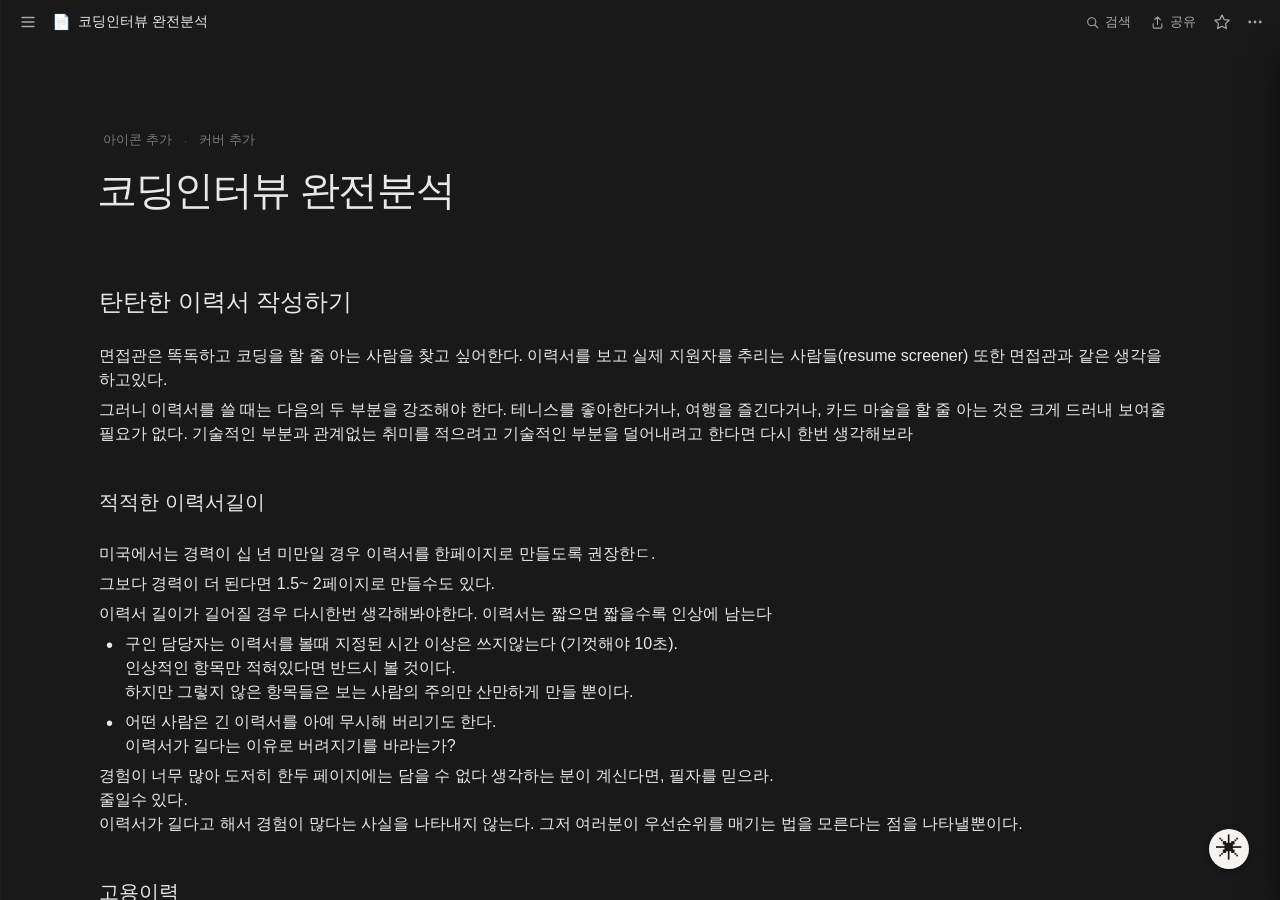
<file: src/notion-page-prototype/index.html>
<!doctype html>
<html lang="ko">
<head>
  <meta charset="utf-8">
  <meta name="viewport" content="width=device-width, initial-scale=1">
  <meta name="theme-color" content="#191919">
  <title>코딩인터뷰 완전분석 · 문서 프로토타입</title>
  <link rel="stylesheet" href="styles.css">
  <script src="app.js" defer></script>
</head>
<body class="theme-dark">
  <svg class="icon-library" xmlns="http://www.w3.org/2000/svg" aria-hidden="true">
    <symbol id="i-menu" viewBox="0 0 24 24"><path d="M4 6h16M4 12h16M4 18h16"/></symbol>
    <symbol id="i-search" viewBox="0 0 24 24"><circle cx="10.8" cy="10.8" r="6.5"/><path d="m16 16 4.5 4.5"/></symbol>
    <symbol id="i-chevron" viewBox="0 0 24 24"><path d="m9 5 7 7-7 7"/></symbol>
    <symbol id="i-dots" viewBox="0 0 24 24"><circle cx="5" cy="12" r="1"/><circle cx="12" cy="12" r="1"/><circle cx="19" cy="12" r="1"/></symbol>
    <symbol id="i-star" viewBox="0 0 24 24"><path d="m12 2.8 2.9 5.9 6.5.9-4.7 4.6 1.1 6.5L12 17.6l-5.8 3.1 1.1-6.5-4.7-4.6 6.5-.9z"/></symbol>
    <symbol id="i-share" viewBox="0 0 24 24"><path d="M12 15V3m0 0L7.5 7.5M12 3l4.5 4.5M5 14v5a2 2 0 0 0 2 2h10a2 2 0 0 0 2-2v-5"/></symbol>
    <symbol id="i-plus" viewBox="0 0 24 24"><path d="M12 4v16M4 12h16"/></symbol>
    <symbol id="i-grip" viewBox="0 0 24 24"><circle cx="8" cy="5" r="1"/><circle cx="16" cy="5" r="1"/><circle cx="8" cy="12" r="1"/><circle cx="16" cy="12" r="1"/><circle cx="8" cy="19" r="1"/><circle cx="16" cy="19" r="1"/></symbol>
    <symbol id="i-close" viewBox="0 0 24 24"><path d="M5 5 19 19M19 5 5 19"/></symbol>
    <symbol id="i-moon" viewBox="0 0 24 24"><path d="M20.3 15.7A8.9 8.9 0 0 1 8.3 3.7 9 9 0 1 0 20.3 15.7Z"/></symbol>
    <symbol id="i-sun" viewBox="0 0 24 24"><circle cx="12" cy="12" r="4"/><path d="M12 2v2m0 16v2M2 12h2m16 0h2M4.9 4.9l1.4 1.4m11.4 11.4 1.4 1.4m0-14.2-1.4 1.4M6.3 17.7l-1.4 1.4"/></symbol>
    <symbol id="i-file" viewBox="0 0 24 24"><path d="M6 3h8l4 4v14H6zM14 3v5h4M9 12h6M9 16h6"/></symbol>
    <symbol id="i-copy" viewBox="0 0 24 24"><rect x="8" y="8" width="12" height="12" rx="2"/><path d="M16 8V6a2 2 0 0 0-2-2H6a2 2 0 0 0-2 2v8a2 2 0 0 0 2 2h2"/></symbol>
    <symbol id="i-download" viewBox="0 0 24 24"><path d="M12 3v12m0 0 4-4m-4 4-4-4M4 17v3h16v-3"/></symbol>
  </svg>

  <div class="app-shell" id="appShell">
    <aside class="sidebar" id="sidebar" aria-label="사이드바" aria-hidden="true">
      <div class="sidebar-head">
        <button class="workspace-button" type="button" title="현재 작업 공간"><span class="workspace-mark">C</span><span class="workspace-name">Codex 작업 공간</span><span class="workspace-chevron">⌄</span></button>
        <button class="icon-button" id="closeSidebar" type="button" aria-label="사이드바 닫기"><svg><use href="#i-menu"/></svg></button>
      </div>
      <nav class="sidebar-nav" aria-label="문서 탐색">
        <button class="sidebar-link" id="sidebarSearch" type="button"><svg><use href="#i-search"/></svg><span>검색</span><kbd>Ctrl K</kbd></button>
        <div class="sidebar-section-label">비공개</div>
        <button class="sidebar-link active" id="currentPageLink" type="button" aria-current="page"><span class="page-glyph">📄</span><span class="sidebar-page-title">코딩인터뷰 완전분석</span></button>
        <div class="outline-label">이 페이지의 목차</div>
        <div id="outline" class="outline"></div>
      </nav>
      <div class="sidebar-foot"><span>로컬 문서 프로토타입</span><span class="saved-dot" id="savedDot" aria-hidden="true"></span></div>
    </aside>

    <div class="main-shell">
      <header class="topbar">
        <div class="topbar-left">
          <button class="icon-button" id="openSidebar" type="button" aria-label="사이드바 열기" aria-expanded="false"><svg><use href="#i-menu"/></svg></button>
          <div class="breadcrumb"><span class="breadcrumb-icon">📄</span><span class="breadcrumb-title" id="breadcrumbTitle">코딩인터뷰 완전분석</span></div>
        </div>
        <div class="topbar-actions">
          <button class="text-button search-top" id="topSearch" type="button" aria-label="문서 검색"><svg><use href="#i-search"/></svg><span>검색</span></button>
          <button class="text-button" id="shareButton" type="button" aria-haspopup="menu" aria-expanded="false"><svg><use href="#i-share"/></svg><span>공유</span></button>
          <button class="icon-button" id="favoriteButton" type="button" aria-label="즐겨찾기" aria-pressed="false"><svg><use href="#i-star"/></svg></button>
          <button class="icon-button" id="moreButton" type="button" aria-label="더 보기" aria-haspopup="menu" aria-expanded="false"><svg><use href="#i-dots"/></svg></button>
        </div>
      </header>

      <main class="document-scroll" id="documentScroll">
        <div class="document">
          <div class="page-controls"><button class="subtle-button" id="addIconButton" type="button">아이콘 추가</button><span class="control-separator">·</span><button class="subtle-button" id="addCoverButton" type="button">커버 추가</button></div>
          <div class="page-icon" id="pageIcon" hidden>📄</div>
          <div class="page-cover" id="pageCover" hidden><button id="removeCoverButton" type="button">커버 제거</button></div>
          <h1 class="page-title" id="pageTitle" contenteditable="true" role="textbox" aria-label="페이지 제목" spellcheck="true">코딩인터뷰 완전분석</h1>
          <div class="blocks" id="blocks" aria-label="문서 내용"></div>
          <button class="end-add" id="endAdd" type="button"><svg><use href="#i-plus"/></svg><span>블록 추가</span></button>
        </div>
      </main>
    </div>
  </div>

  <button class="ai-fab" id="aiButton" type="button" aria-label="문서 도구 열기" aria-expanded="false"><span class="ai-face">✳</span></button>

  <div class="popover" id="shareMenu" role="menu" hidden><div class="popover-title">공유</div><p>이 프로토타입은 브라우저에 저장됩니다.</p><button class="menu-item" id="copyLink" type="button" role="menuitem"><svg><use href="#i-copy"/></svg>현재 주소 복사</button></div>
  <div class="popover" id="moreMenu" role="menu" hidden><button class="menu-item" id="themeButton" type="button" role="menuitem"><svg><use href="#i-sun"/></svg><span>밝은 테마</span></button><button class="menu-item" id="exportButton" type="button" role="menuitem"><svg><use href="#i-download"/></svg>텍스트로 저장</button><div class="menu-divider"></div><button class="menu-item danger" id="resetButton" type="button" role="menuitem">원본 문서로 초기화</button></div>
  <div class="popover block-menu" id="blockMenu" role="menu" hidden><div class="popover-title">블록 유형</div><button class="menu-item" type="button" data-block-type="p" role="menuitem"><span class="type-preview">T</span>본문</button><button class="menu-item" type="button" data-block-type="h2" role="menuitem"><span class="type-preview">H₁</span>제목 1</button><button class="menu-item" type="button" data-block-type="h3" role="menuitem"><span class="type-preview">H₂</span>제목 2</button><button class="menu-item" type="button" data-block-type="h4" role="menuitem"><span class="type-preview">H₃</span>제목 3</button><button class="menu-item" type="button" data-block-type="bullet" role="menuitem"><span class="type-preview">•</span>글머리 기호</button></div>

  <div class="search-backdrop" id="searchBackdrop" hidden>
    <section class="search-dialog" role="dialog" aria-modal="true" aria-label="문서 검색">
      <div class="search-field"><svg><use href="#i-search"/></svg><input id="searchInput" type="search" placeholder="이 문서에서 검색..." autocomplete="off"><kbd>ESC</kbd></div>
      <div id="searchResults" class="search-results"></div>
    </section>
  </div>

  <aside class="tools-panel" id="toolsPanel" aria-label="문서 도구" aria-hidden="true">
    <div class="tools-head"><div class="tools-heading"><span class="ai-face small">✳</span><strong>문서 도구</strong></div><button class="icon-button" id="closeTools" type="button" aria-label="문서 도구 닫기"><svg><use href="#i-close"/></svg></button></div>
    <p class="tools-description">현재 문서의 내용을 빠르게 살펴보세요.</p>
    <div class="tools-stat"><span>글자 수</span><strong id="charCount">0</strong></div>
    <div class="tools-stat"><span>블록 수</span><strong id="blockCount">0</strong></div>
    <div class="tools-outline-title">문서 목차</div><div class="tools-outline" id="toolsOutline"></div>
  </aside>
  <div class="toast" id="toast" role="status" aria-live="polite"></div>
</body>
</html>
</file>
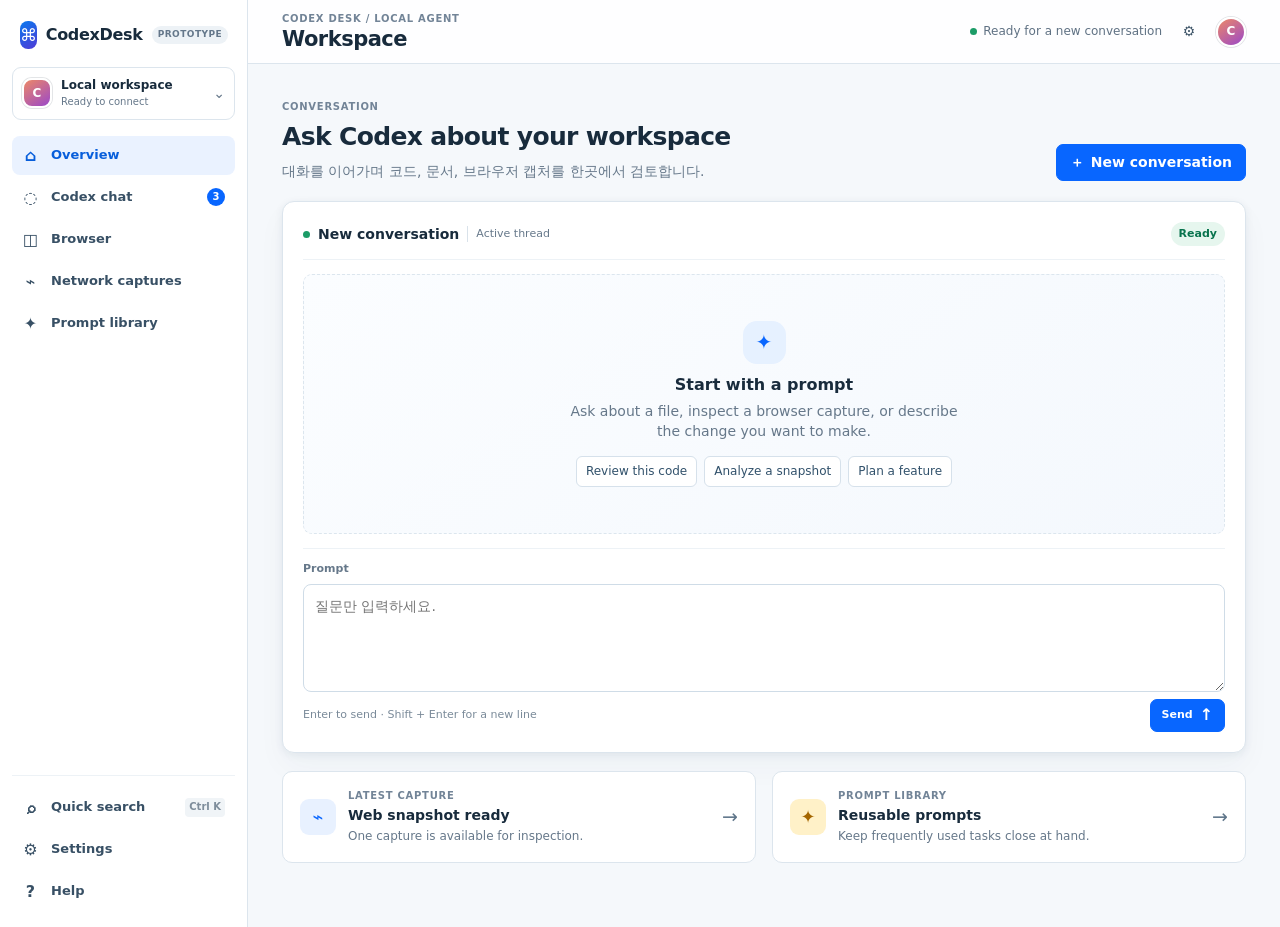
<file: src/docs/codexdesk-sidebar-prototype/index.html>
<!doctype html>
<html lang="ko">
<head>
  <meta charset="utf-8">
  <meta name="viewport" content="width=device-width, initial-scale=1">
  <title>CodexDesk — sidebar prototype</title>
  <link rel="stylesheet" href="styles.css">
</head>
<body>
  <div class="app-shell">
    <aside class="sidebar" aria-label="CodexDesk navigation">
      <div class="brand">
        <span class="brand-mark" aria-hidden="true">⌘</span>
        <strong>CodexDesk</strong>
        <span class="prototype-chip">Prototype</span>
      </div>

      <button class="workspace-switcher" type="button">
        <span class="avatar">C</span>
        <span class="workspace-copy"><strong>Local workspace</strong><small>Ready to connect</small></span>
        <span class="caret" aria-hidden="true">⌄</span>
      </button>

      <nav class="nav-list" aria-label="Primary navigation">
        <a class="nav-item active" href="#overview"><span class="nav-icon">⌂</span>Overview</a>
        <a class="nav-item" href="conversations.html"><span class="nav-icon">◌</span>Codex chat <b>3</b></a>
        <a class="nav-item" href="browser.html"><span class="nav-icon">◫</span>Browser</a>
        <a class="nav-item" href="network-captures.html"><span class="nav-icon">⌁</span>Network captures</a>
        <a class="nav-item" href="#prompts"><span class="nav-icon">✦</span>Prompt library</a>
      </nav>

      <div class="sidebar-footer">
        <button class="nav-item" type="button"><span class="nav-icon">⌕</span>Quick search <kbd>Ctrl K</kbd></button>
        <button class="nav-item" type="button"><span class="nav-icon">⚙</span>Settings</button>
        <button class="nav-item" type="button"><span class="nav-icon">?</span>Help</button>
      </div>
    </aside>

    <main id="overview" class="workspace">
      <header class="topbar">
        <div><p class="eyebrow">CODEX DESK / LOCAL AGENT</p><h1>Workspace</h1></div>
        <div class="top-actions"><span class="status"><i></i>Ready for a new conversation</span><button class="round-button" type="button" aria-label="Settings">⚙</button><span class="avatar small">C</span></div>
      </header>

      <div class="content">
        <section class="welcome" aria-labelledby="workspace-title">
          <div><p class="eyebrow">CONVERSATION</p><h2 id="workspace-title">Ask Codex about your workspace</h2><p>대화를 이어가며 코드, 문서, 브라우저 캡처를 한곳에서 검토합니다.</p></div>
          <button class="primary-button" type="button"><span>＋</span>New conversation</button>
        </section>

        <section id="conversation" class="conversation-card" aria-label="Conversation">
          <div class="conversation-header"><div><span class="live-dot"></span><strong>New conversation</strong><small>Active thread</small></div><span class="working-state">Ready</span></div>
          <div class="empty-thread"><div class="spark" aria-hidden="true">✦</div><h3>Start with a prompt</h3><p>Ask about a file, inspect a browser capture, or describe the change you want to make.</p><div class="suggestion-row"><button type="button">Review this code</button><button type="button">Analyze a snapshot</button><button type="button">Plan a feature</button></div></div>
          <div class="composer"><label for="prompt">Prompt</label><textarea id="prompt" placeholder="질문만 입력하세요."></textarea><div class="composer-footer"><span>Enter to send · Shift + Enter for a new line</span><button class="send-button" type="button">Send <span>↑</span></button></div></div>
        </section>

        <section class="overview-grid" aria-label="Workspace summary">
          <article class="summary-card"><span class="card-icon blue">⌁</span><div><p class="eyebrow">LATEST CAPTURE</p><h3>Web snapshot ready</h3><p>One capture is available for inspection.</p></div><span class="arrow">→</span></article>
          <article class="summary-card"><span class="card-icon amber">✦</span><div><p class="eyebrow">PROMPT LIBRARY</p><h3>Reusable prompts</h3><p>Keep frequently used tasks close at hand.</p></div><span class="arrow">→</span></article>
        </section>
      </div>
    </main>
  </div>
</body>
</html>
</file>
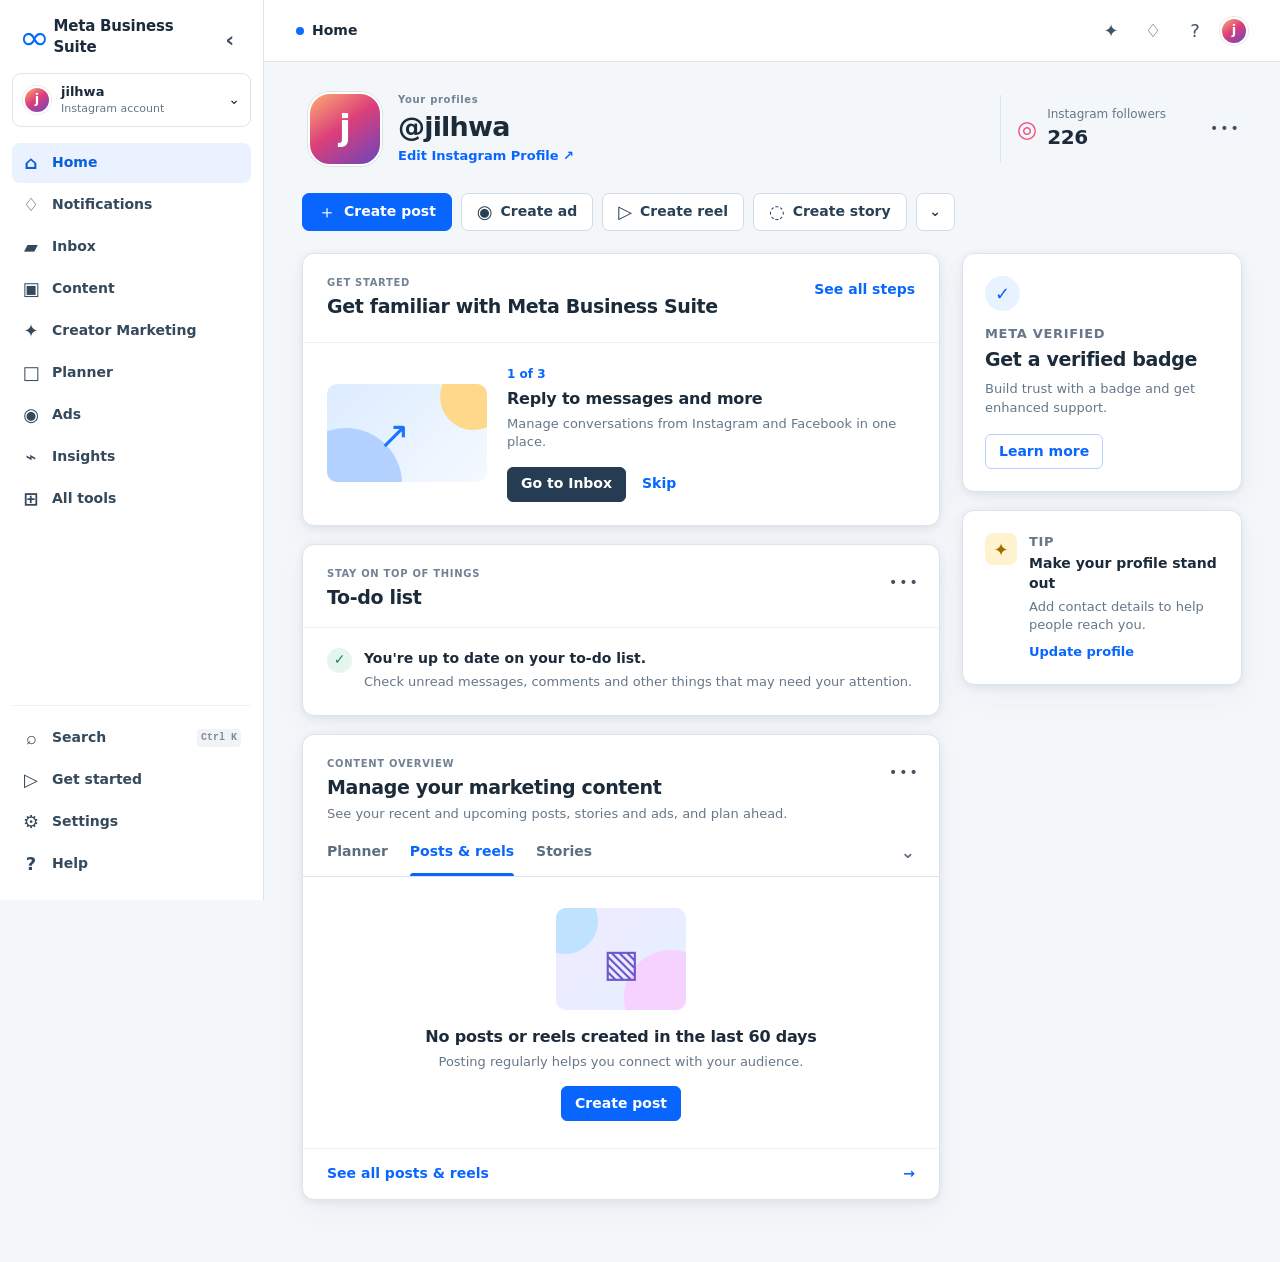
<file: src/docs/meta-business-suite-static/index.html>
<!doctype html>
<html lang="en">
<head>
  <meta charset="utf-8">
  <meta name="viewport" content="width=device-width, initial-scale=1">
  <title>Meta Business Suite — static mockup</title>
  <link rel="stylesheet" href="styles.css">
</head>
<body>
  <div class="app-shell">
    <aside class="sidebar" aria-label="Business Suite navigation">
      <div class="brand-row">
        <div class="meta-mark" aria-hidden="true">∞</div>
        <span>Meta Business Suite</span>
        <button class="icon-button compact" aria-label="Collapse navigation">‹</button>
      </div>

      <button class="profile-switcher" aria-label="Switch profile">
        <span class="avatar avatar-small">j</span>
        <span class="profile-copy"><strong>jilhwa</strong><small>Instagram account</small></span>
        <span aria-hidden="true">⌄</span>
      </button>

      <nav class="main-nav" aria-label="Primary">
        <a class="nav-item active" href="#home"><span class="nav-icon">⌂</span>Home</a>
        <a class="nav-item" href="#notifications"><span class="nav-icon">♢</span>Notifications</a>
        <a class="nav-item" href="#inbox"><span class="nav-icon">▰</span>Inbox</a>
        <a class="nav-item" href="#content"><span class="nav-icon">▣</span>Content</a>
        <a class="nav-item" href="#creator"><span class="nav-icon">✦</span>Creator Marketing</a>
        <a class="nav-item" href="#planner"><span class="nav-icon">□</span>Planner</a>
        <a class="nav-item" href="#ads"><span class="nav-icon">◉</span>Ads</a>
        <a class="nav-item" href="#insights"><span class="nav-icon">⌁</span>Insights</a>
        <button class="nav-item"><span class="nav-icon">⊞</span>All tools</button>
      </nav>

      <div class="sidebar-footer">
        <button class="nav-item"><span class="nav-icon">⌕</span>Search <kbd>Ctrl K</kbd></button>
        <a class="nav-item" href="#get-started"><span class="nav-icon">▷</span>Get started</a>
        <a class="nav-item" href="#settings"><span class="nav-icon">⚙</span>Settings</a>
        <button class="nav-item"><span class="nav-icon">?</span>Help</button>
      </div>
    </aside>

    <main id="home" class="workspace">
      <header class="topbar">
        <div class="crumb"><span class="dot"></span><span>Home</span></div>
        <div class="top-actions">
          <button class="icon-button" aria-label="Meta AI business assistant">✦</button>
          <button class="icon-button" aria-label="Notifications">♢</button>
          <button class="icon-button" aria-label="Help">?</button>
          <span class="avatar avatar-small">j</span>
        </div>
      </header>

      <div class="content-wrap">
        <section class="profile-hero" aria-labelledby="profile-name">
          <div class="avatar avatar-large">j</div>
          <div class="hero-copy">
            <p class="eyebrow">Your profiles</p>
            <h1 id="profile-name">@jilhwa</h1>
            <a href="#edit-profile">Edit Instagram Profile <span aria-hidden="true">↗</span></a>
          </div>
          <div class="hero-metric">
            <div class="metric-icon">◎</div>
            <div><span>Instagram followers</span><strong>226</strong></div>
          </div>
          <button class="more-button" aria-label="More profile actions">•••</button>
        </section>

        <section class="quick-actions" aria-label="Quick actions">
          <button class="quick-action primary"><span class="action-symbol">＋</span>Create post</button>
          <button class="quick-action"><span class="action-symbol">◉</span>Create ad</button>
          <button class="quick-action"><span class="action-symbol">▷</span>Create reel</button>
          <button class="quick-action"><span class="action-symbol">◌</span>Create story</button>
          <button class="quick-action dropdown" aria-label="Open create menu">⌄</button>
        </section>

        <div class="dashboard-grid">
          <div class="main-column">
            <section class="card onboarding-card" aria-labelledby="onboarding-title">
              <div class="card-heading">
                <div>
                  <p class="eyebrow">GET STARTED</p>
                  <h2 id="onboarding-title">Get familiar with Meta Business Suite</h2>
                </div>
                <button class="text-button">See all steps</button>
              </div>
              <div class="onboarding-body">
                <div class="onboarding-illustration" aria-hidden="true"><span>↗</span><i></i><b></b></div>
                <div>
                  <span class="step-count">1 of 3</span>
                  <h3>Reply to messages and more</h3>
                  <p>Manage conversations from Instagram and Facebook in one place.</p>
                  <div class="inline-actions"><button class="button-dark">Go to Inbox</button><button class="text-button">Skip</button></div>
                </div>
              </div>
            </section>

            <section class="card todo-card" aria-labelledby="todo-title">
              <div class="section-title"><div><p class="eyebrow">STAY ON TOP OF THINGS</p><h2 id="todo-title">To-do list</h2></div><button class="more-button" aria-label="To-do list options">•••</button></div>
              <div class="todo-empty"><span class="check">✓</span><div><strong>You're up to date on your to-do list.</strong><p>Check unread messages, comments and other things that may need your attention.</p></div></div>
            </section>

            <section class="card marketing-card" aria-labelledby="marketing-title">
              <div class="section-title">
                <div><p class="eyebrow">CONTENT OVERVIEW</p><h2 id="marketing-title">Manage your marketing content</h2><p class="section-subtitle">See your recent and upcoming posts, stories and ads, and plan ahead.</p></div>
                <button class="more-button" aria-label="Marketing content options">•••</button>
              </div>
              <div class="tabs" role="tablist" aria-label="Marketing content">
                <button role="tab" aria-selected="false">Planner</button>
                <button role="tab" aria-selected="true">Posts &amp; reels</button>
                <button role="tab" aria-selected="false">Stories</button>
                <button class="tab-more" aria-label="More content tabs">⌄</button>
              </div>
              <div class="empty-posts">
                <div class="post-illustration" aria-hidden="true"><span>▧</span><i></i><b></b></div>
                <h3>No posts or reels created in the last 60 days</h3>
                <p>Posting regularly helps you connect with your audience.</p>
                <button class="button-blue">Create post</button>
              </div>
              <a class="card-footer-link" href="#all-posts">See all posts &amp; reels <span>→</span></a>
            </section>
          </div>

          <aside class="right-rail" aria-label="Business recommendations">
            <section class="rail-card verified-card">
              <div class="badge-icon">✓</div>
              <p class="eyebrow">META VERIFIED</p>
              <h2>Get a verified badge</h2>
              <p>Build trust with a badge and get enhanced support.</p>
              <button class="button-outline">Learn more</button>
            </section>
            <section class="rail-card tips-card">
              <div class="tip-icon">✦</div>
              <div><p class="eyebrow">TIP</p><h3>Make your profile stand out</h3><p>Add contact details to help people reach you.</p><a href="#profile">Update profile</a></div>
            </section>
          </aside>
        </div>
      </div>
    </main>
  </div>
</body>
</html>
</file>
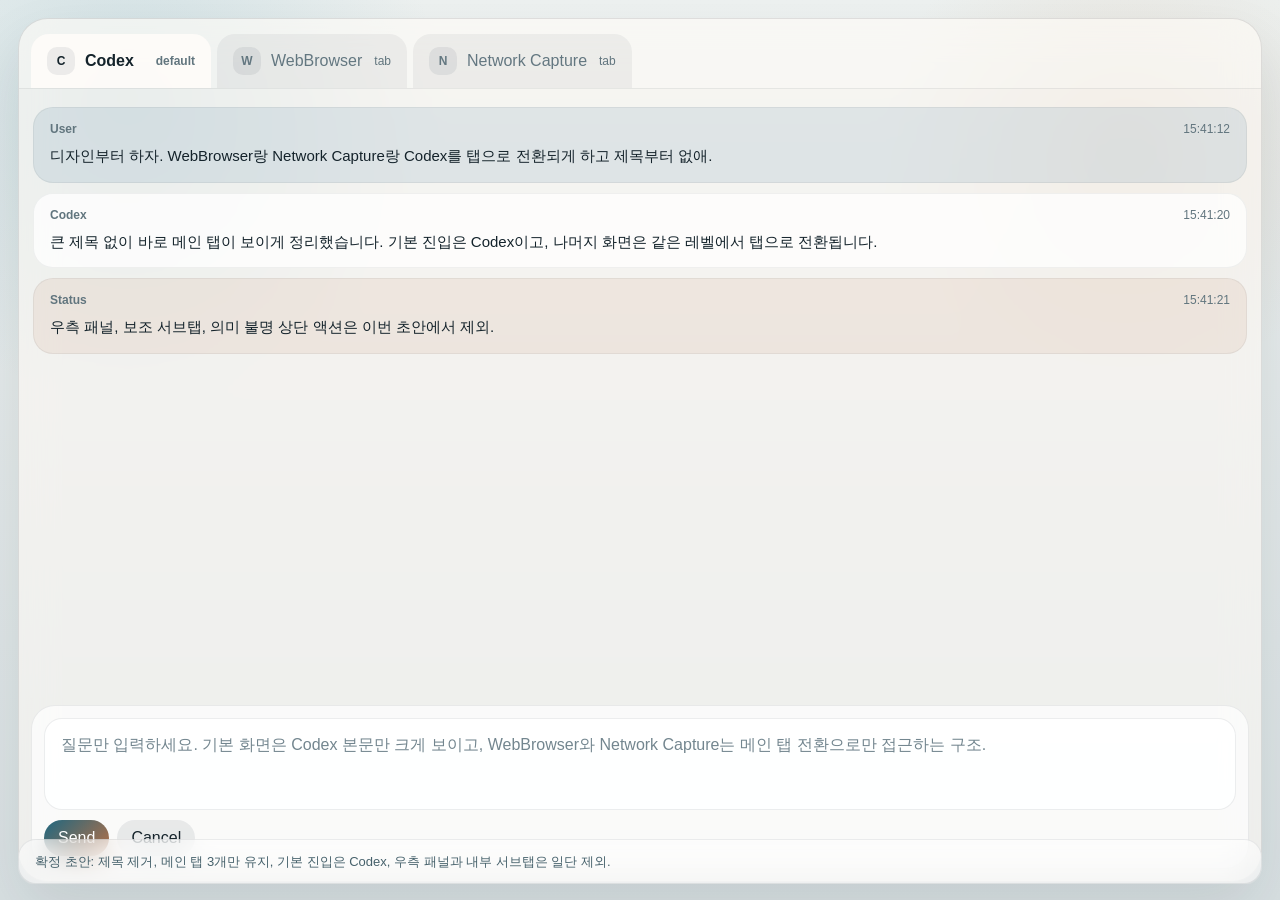
<file: docs/mockups/codex-main-tabs-draft.html>
<!DOCTYPE html>
<html lang="ko">
<head>
  <meta charset="UTF-8" />
  <meta name="viewport" content="width=device-width, initial-scale=1.0" />
  <title>Codex Main Tabs Draft</title>
  <style>
    :root {
      --bg-top: #edf1f0;
      --bg-bottom: #d8e0e2;
      --ink: #14232b;
      --muted: #61757e;
      --line: rgba(20, 35, 43, 0.11);
      --glass: rgba(255, 250, 244, 0.54);
      --glass-strong: rgba(255, 252, 248, 0.84);
      --panel: rgba(255, 255, 255, 0.76);
      --accent: #1f6780;
      --accent-warm: #b97045;
      --shadow: 0 28px 60px rgba(16, 29, 35, 0.10);
    }

    * { box-sizing: border-box; }

    body {
      margin: 0;
      min-height: 100vh;
      font-family: "Bahnschrift", "Segoe UI Variable Text", "Segoe UI", sans-serif;
      color: var(--ink);
      background:
        radial-gradient(circle at 10% 10%, rgba(78, 149, 173, 0.18), transparent 22%),
        radial-gradient(circle at 88% 16%, rgba(195, 142, 95, 0.15), transparent 18%),
        linear-gradient(180deg, var(--bg-top), var(--bg-bottom));
    }

    .shell {
      min-height: 100vh;
      padding: 18px;
      display: grid;
      grid-template-rows: minmax(0, 1fr);
    }

    .glass {
      backdrop-filter: blur(18px);
      background: var(--glass);
      border: 1px solid var(--line);
      box-shadow: var(--shadow);
    }

    .main-tabs {
      min-height: 70px;
      padding: 12px 12px 0;
      display: flex;
      align-items: end;
      gap: 6px;
      overflow: hidden;
      background: rgba(255, 255, 255, 0.18);
      border-bottom: 1px solid rgba(20, 35, 43, 0.08);
    }

    .main-tab {
      min-width: 180px;
      height: 54px;
      border-radius: 18px 18px 0 0;
      padding: 0 16px;
      display: flex;
      align-items: center;
      justify-content: space-between;
      gap: 12px;
      background: rgba(20, 35, 43, 0.05);
      color: #637780;
    }

    .main-tab.active {
      background: var(--glass-strong);
      color: var(--ink);
      font-weight: 700;
    }

    .main-tab .name {
      display: flex;
      align-items: center;
      gap: 10px;
      white-space: nowrap;
    }

    .mini-icon {
      width: 28px;
      height: 28px;
      border-radius: 10px;
      display: grid;
      place-items: center;
      background: rgba(20, 35, 43, 0.07);
      font-size: 12px;
      font-weight: 700;
    }

    .count {
      font-size: 12px;
      color: var(--muted);
    }

    .workspace {
      min-height: 0;
      border-radius: 30px;
      padding: 0;
      overflow: hidden;
      display: grid;
      grid-template-rows: auto minmax(0, 1fr) auto;
      gap: 0;
    }

    .transcript {
      min-height: 0;
      overflow: auto;
      display: grid;
      gap: 10px;
      align-content: start;
      padding: 18px 14px 6px;
    }

    .msg {
      border-radius: 20px;
      padding: 14px 16px;
      border: 1px solid rgba(20, 35, 43, 0.06);
      background: var(--panel);
    }

    .msg.user {
      background: rgba(60, 119, 144, 0.12);
    }

    .msg.system {
      background: rgba(185, 112, 69, 0.10);
    }

    .msg header {
      display: flex;
      justify-content: space-between;
      gap: 12px;
      color: var(--muted);
      font-size: 12px;
      margin-bottom: 8px;
    }

    .msg p {
      margin: 0;
      line-height: 1.58;
      font-size: 15px;
    }

    .composer {
      border-radius: 24px;
      padding: 12px;
      background: rgba(255, 255, 255, 0.70);
      border: 1px solid rgba(20, 35, 43, 0.08);
      display: grid;
      gap: 10px;
      margin: 12px 12px 12px;
    }

    .input {
      min-height: 92px;
      border-radius: 18px;
      background: rgba(255, 255, 255, 0.82);
      border: 1px solid rgba(20, 35, 43, 0.08);
      padding: 14px 16px;
      color: #73868f;
      line-height: 1.55;
    }

    .actions {
      display: flex;
      gap: 8px;
    }

    .btn {
      border: 0;
      border-radius: 999px;
      padding: 9px 14px;
      font: inherit;
      background: rgba(20, 35, 43, 0.08);
      color: var(--ink);
      cursor: default;
    }

    .btn.primary {
      color: #fff;
      background: linear-gradient(135deg, var(--accent), var(--accent-warm));
    }

    .caption {
      position: fixed;
      left: 18px;
      right: 18px;
      bottom: 16px;
      border-radius: 18px;
      padding: 12px 16px;
      background: rgba(255, 255, 255, 0.54);
      backdrop-filter: blur(14px);
      border: 1px solid rgba(20, 35, 43, 0.08);
      color: #46616b;
      font-size: 13px;
      line-height: 1.5;
    }
  </style>
</head>
<body>
  <div class="shell">
    <main class="workspace glass">
      <nav class="main-tabs">
        <div class="main-tab active">
          <div class="name">
            <span class="mini-icon">C</span>
            <span>Codex</span>
          </div>
          <span class="count">default</span>
        </div>
        <div class="main-tab">
          <div class="name">
            <span class="mini-icon">W</span>
            <span>WebBrowser</span>
          </div>
          <span class="count">tab</span>
        </div>
        <div class="main-tab">
          <div class="name">
            <span class="mini-icon">N</span>
            <span>Network Capture</span>
          </div>
          <span class="count">tab</span>
        </div>
      </nav>

      <div class="transcript">
        <article class="msg user">
          <header><strong>User</strong><span>15:41:12</span></header>
          <p>디자인부터 하자. WebBrowser랑 Network Capture랑 Codex를 탭으로 전환되게 하고 제목부터 없애.</p>
        </article>

        <article class="msg">
          <header><strong>Codex</strong><span>15:41:20</span></header>
          <p>큰 제목 없이 바로 메인 탭이 보이게 정리했습니다. 기본 진입은 Codex이고, 나머지 화면은 같은 레벨에서 탭으로 전환됩니다.</p>
        </article>

        <article class="msg system">
          <header><strong>Status</strong><span>15:41:21</span></header>
          <p>우측 패널, 보조 서브탭, 의미 불명 상단 액션은 이번 초안에서 제외.</p>
        </article>
      </div>

      <div class="composer">
        <div class="input">질문만 입력하세요. 기본 화면은 Codex 본문만 크게 보이고, WebBrowser와 Network Capture는 메인 탭 전환으로만 접근하는 구조.</div>
        <div class="actions">
          <button class="btn primary">Send</button>
          <button class="btn">Cancel</button>
        </div>
      </div>
    </main>
  </div>

  <div class="caption">
    확정 초안: 제목 제거, 메인 탭 3개만 유지, 기본 진입은 Codex, 우측 패널과 내부 서브탭은 일단 제외.
  </div>
</body>
</html>
</file>
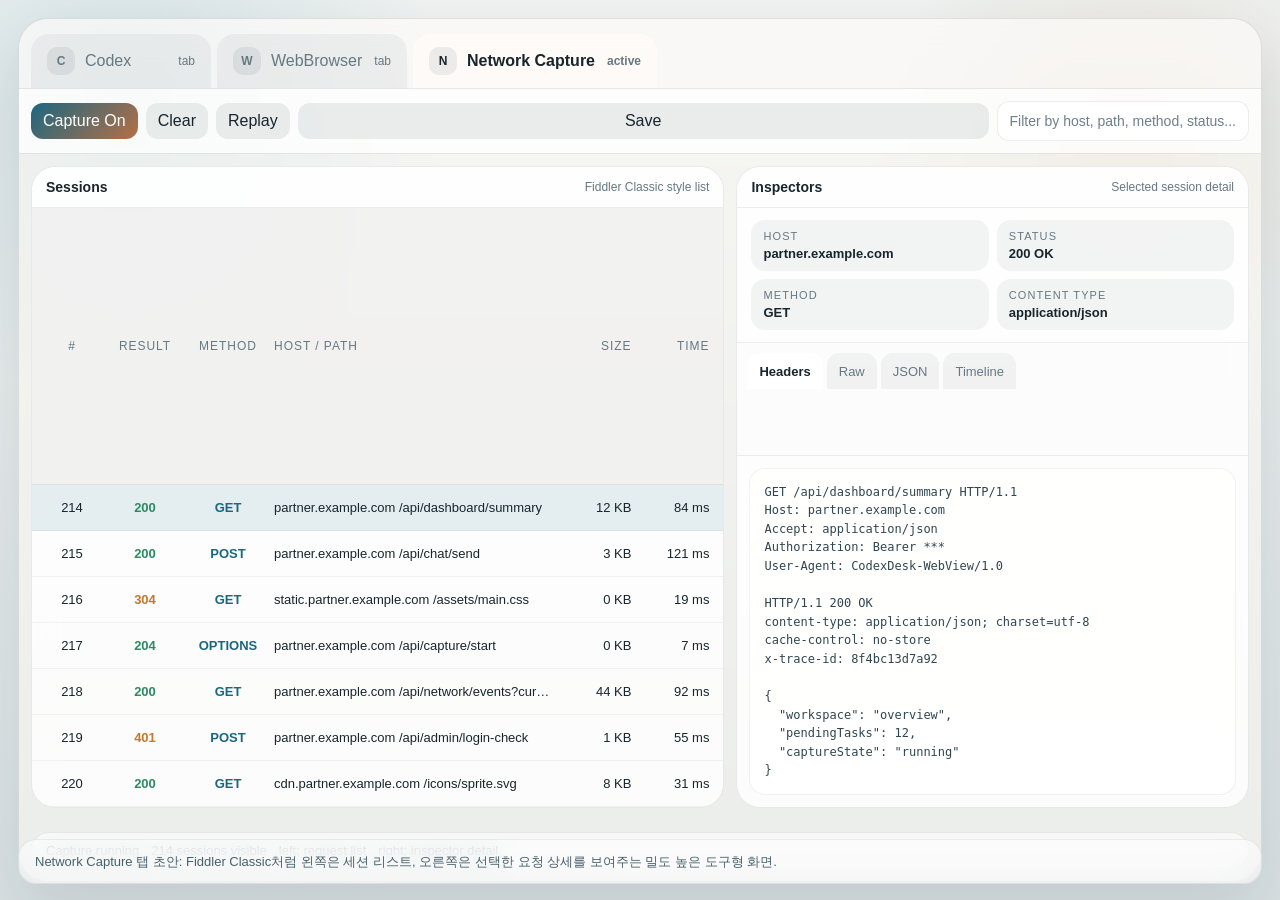
<file: docs/mockups/network-capture-tab-draft.html>
<!DOCTYPE html>
<html lang="ko">
<head>
  <meta charset="UTF-8" />
  <meta name="viewport" content="width=device-width, initial-scale=1.0" />
  <title>Network Capture Tab Draft</title>
  <style>
    :root {
      --bg-top: #eef1f0;
      --bg-bottom: #d7dfe1;
      --ink: #18252c;
      --muted: #667882;
      --line: rgba(24, 37, 44, 0.10);
      --glass: rgba(255, 251, 246, 0.50);
      --glass-strong: rgba(255, 252, 248, 0.82);
      --panel: rgba(255, 255, 255, 0.76);
      --soft: rgba(24, 37, 44, 0.05);
      --accent: #1c6780;
      --ok: #2d8a63;
      --warn: #c07a2f;
      --shadow: 0 26px 56px rgba(18, 30, 35, 0.10);
    }

    * { box-sizing: border-box; }

    body {
      margin: 0;
      min-height: 100vh;
      font-family: "Bahnschrift", "Segoe UI Variable Text", "Segoe UI", sans-serif;
      color: var(--ink);
      background:
        radial-gradient(circle at 10% 10%, rgba(82, 151, 175, 0.16), transparent 22%),
        radial-gradient(circle at 88% 15%, rgba(193, 143, 95, 0.14), transparent 18%),
        linear-gradient(180deg, var(--bg-top), var(--bg-bottom));
    }

    .shell {
      min-height: 100vh;
      padding: 18px;
      display: grid;
      grid-template-rows: minmax(0, 1fr);
    }

    .glass {
      backdrop-filter: blur(18px);
      background: var(--glass);
      border: 1px solid var(--line);
      box-shadow: var(--shadow);
    }

    .main-tabs {
      min-height: 70px;
      padding: 12px 12px 0;
      display: flex;
      align-items: end;
      gap: 6px;
      overflow: hidden;
      background: rgba(255, 255, 255, 0.18);
      border-bottom: 1px solid rgba(24, 37, 44, 0.08);
    }

    .main-tab {
      min-width: 180px;
      height: 54px;
      border-radius: 18px 18px 0 0;
      padding: 0 16px;
      display: flex;
      align-items: center;
      justify-content: space-between;
      gap: 12px;
      background: rgba(24, 37, 44, 0.05);
      color: #657982;
    }

    .main-tab.active {
      background: var(--glass-strong);
      color: var(--ink);
      font-weight: 700;
    }

    .main-tab .name {
      display: flex;
      align-items: center;
      gap: 10px;
      white-space: nowrap;
    }

    .mini-icon {
      width: 28px;
      height: 28px;
      border-radius: 10px;
      display: grid;
      place-items: center;
      background: rgba(24, 37, 44, 0.07);
      font-size: 12px;
      font-weight: 700;
    }

    .count {
      font-size: 12px;
      color: var(--muted);
    }

    .workspace {
      min-height: 0;
      border-radius: 30px;
      padding: 0;
      overflow: hidden;
      display: grid;
      grid-template-rows: auto minmax(0, 1fr) auto;
      gap: 0;
    }

    .capture-head {
      display: grid;
      grid-template-rows: auto auto;
      background: rgba(255, 255, 255, 0.18);
      border-bottom: 1px solid rgba(24, 37, 44, 0.08);
    }

    .toolbar {
      border-radius: 0;
      padding: 10px;
      background: rgba(255, 255, 255, 0.66);
      border-top: 0;
      border-left: 0;
      border-right: 0;
      border-bottom: 0;
      display: grid;
      grid-template-columns: auto auto auto 1fr auto;
      gap: 8px;
      align-items: center;
      margin: 0;
      padding: 12px;
    }

    .btn {
      border: 0;
      border-radius: 12px;
      padding: 9px 12px;
      font: inherit;
      background: rgba(24, 37, 44, 0.08);
      color: var(--ink);
      cursor: default;
      white-space: nowrap;
    }

    .btn.primary {
      background: linear-gradient(135deg, var(--accent), #b56f46);
      color: #fff;
    }

    .filter {
      min-width: 0;
      height: 40px;
      border-radius: 12px;
      display: flex;
      align-items: center;
      padding: 0 12px;
      background: rgba(255,255,255,0.82);
      border: 1px solid rgba(24, 37, 44, 0.08);
      color: #6d8088;
      font-size: 14px;
    }

    .surface {
      min-height: 0;
      display: grid;
      grid-template-columns: minmax(0, 1.15fr) minmax(340px, 0.85fr);
      gap: 12px;
      padding: 12px;
    }

    .panel {
      min-height: 0;
      border-radius: 24px;
      overflow: hidden;
      border: 1px solid rgba(24, 37, 44, 0.08);
      background: rgba(255, 255, 255, 0.62);
      display: grid;
    }

    .list-panel {
      grid-template-rows: auto minmax(0, 1fr);
    }

    .detail-panel {
      grid-template-rows: auto auto minmax(0, 1fr);
    }

    .panel-head {
      padding: 12px 14px;
      border-bottom: 1px solid rgba(24, 37, 44, 0.08);
      background: rgba(255, 255, 255, 0.72);
      display: flex;
      align-items: center;
      justify-content: space-between;
      gap: 10px;
    }

    .panel-head strong {
      font-size: 14px;
    }

    .panel-head span {
      color: var(--muted);
      font-size: 12px;
    }

    .grid-head,
    .row {
      display: grid;
      grid-template-columns: 52px 74px 72px minmax(0, 1fr) 68px 68px;
      gap: 10px;
      align-items: center;
      padding: 0 14px;
    }

    .grid-head {
      min-height: 38px;
      border-bottom: 1px solid rgba(24, 37, 44, 0.08);
      background: rgba(24, 37, 44, 0.04);
      font-size: 12px;
      color: var(--muted);
      text-transform: uppercase;
      letter-spacing: .08em;
    }

    .grid-head > div:nth-child(1),
    .grid-head > div:nth-child(2),
    .grid-head > div:nth-child(3) {
      text-align: center;
    }

    .grid-head > div:nth-child(5),
    .grid-head > div:nth-child(6) {
      text-align: right;
    }

    .rows {
      min-height: 0;
      overflow: auto;
      background: rgba(255,255,255,0.44);
    }

    .row {
      min-height: 46px;
      border-bottom: 1px solid rgba(24, 37, 44, 0.05);
      font-size: 13px;
    }

    .row.active {
      background: rgba(28, 103, 128, 0.10);
    }

    .method {
      font-weight: 700;
      color: var(--accent);
      text-align: center;
    }

    .status.ok { color: var(--ok); font-weight: 700; }
    .status.warn { color: var(--warn); font-weight: 700; }

    .row > div:nth-child(1),
    .row > div:nth-child(2) {
      text-align: center;
    }

    .row > div:nth-child(5),
    .row > div:nth-child(6) {
      text-align: right;
      font-variant-numeric: tabular-nums;
    }

    .host,
    .path {
      overflow: hidden;
      text-overflow: ellipsis;
      white-space: nowrap;
    }

    .meta {
      padding: 12px 14px;
      border-bottom: 1px solid rgba(24, 37, 44, 0.08);
      background: rgba(255,255,255,0.66);
      display: grid;
      gap: 8px;
    }

    .meta-grid {
      display: grid;
      grid-template-columns: repeat(2, minmax(0, 1fr));
      gap: 8px;
    }

    .meta-card {
      border-radius: 14px;
      padding: 10px 12px;
      background: rgba(24, 37, 44, 0.05);
      display: grid;
      gap: 4px;
    }

    .meta-card span {
      font-size: 11px;
      color: var(--muted);
      text-transform: uppercase;
      letter-spacing: .10em;
    }

    .meta-card strong {
      font-size: 13px;
    }

    .detail-tabs {
      display: flex;
      gap: 4px;
      padding: 10px 10px 0;
      border-bottom: 1px solid rgba(24, 37, 44, 0.08);
      background: rgba(255,255,255,0.52);
    }

    .detail-tab {
      height: 36px;
      padding: 0 12px;
      border-radius: 12px 12px 0 0;
      display: flex;
      align-items: center;
      background: rgba(24, 37, 44, 0.05);
      color: var(--muted);
      font-size: 13px;
    }

    .detail-tab.active {
      background: rgba(255, 255, 255, 0.84);
      color: var(--ink);
      font-weight: 700;
    }

    .detail-body {
      min-height: 0;
      overflow: auto;
      padding: 12px;
      background: rgba(255,255,255,0.44);
      display: grid;
      gap: 10px;
      align-content: start;
    }

    .code {
      border-radius: 16px;
      padding: 14px;
      background: rgba(255,255,255,0.76);
      border: 1px solid rgba(24, 37, 44, 0.06);
      font-family: "Cascadia Mono", Consolas, monospace;
      font-size: 12px;
      line-height: 1.55;
      white-space: pre-wrap;
      color: #30464f;
    }

    .statusbar {
      border-radius: 18px;
      padding: 10px 14px;
      display: flex;
      gap: 12px;
      flex-wrap: wrap;
      align-items: center;
      background: rgba(255,255,255,0.56);
      border: 1px solid rgba(24, 37, 44, 0.08);
      color: #50656f;
      font-size: 13px;
    }

    .caption {
      position: fixed;
      left: 18px;
      right: 18px;
      bottom: 16px;
      border-radius: 18px;
      padding: 12px 16px;
      background: rgba(255, 255, 255, 0.54);
      backdrop-filter: blur(14px);
      border: 1px solid rgba(24, 37, 44, 0.08);
      color: #46616b;
      font-size: 13px;
      line-height: 1.5;
    }

    @media (max-width: 1080px) {
      .surface {
        grid-template-columns: 1fr;
      }

      .toolbar {
        grid-template-columns: repeat(4, auto);
      }

      .filter {
        grid-column: 1 / -1;
      }
    }
  </style>
</head>
<body>
  <div class="shell">
    <main class="workspace glass">
      <div class="capture-head">
        <nav class="main-tabs">
          <div class="main-tab">
            <div class="name">
              <span class="mini-icon">C</span>
              <span>Codex</span>
            </div>
            <span class="count">tab</span>
          </div>
          <div class="main-tab">
            <div class="name">
              <span class="mini-icon">W</span>
              <span>WebBrowser</span>
            </div>
            <span class="count">tab</span>
          </div>
          <div class="main-tab active">
            <div class="name">
              <span class="mini-icon">N</span>
              <span>Network Capture</span>
            </div>
            <span class="count">active</span>
          </div>
        </nav>

        <div class="toolbar">
          <button class="btn primary">Capture On</button>
          <button class="btn">Clear</button>
          <button class="btn">Replay</button>
          <button class="btn">Save</button>
          <div class="filter">Filter by host, path, method, status...</div>
        </div>
      </div>

      <section class="surface">
        <section class="panel list-panel">
          <div class="panel-head">
            <strong>Sessions</strong>
            <span>Fiddler Classic style list</span>
          </div>

          <div class="grid-head">
            <div>#</div>
            <div>Result</div>
            <div>Method</div>
            <div>Host / Path</div>
            <div>Size</div>
            <div>Time</div>
          </div>

          <div class="rows">
            <div class="row active">
              <div>214</div>
              <div class="status ok">200</div>
              <div class="method">GET</div>
              <div class="host">partner.example.com /api/dashboard/summary</div>
              <div>12 KB</div>
              <div>84 ms</div>
            </div>
            <div class="row">
              <div>215</div>
              <div class="status ok">200</div>
              <div class="method">POST</div>
              <div class="host">partner.example.com /api/chat/send</div>
              <div>3 KB</div>
              <div>121 ms</div>
            </div>
            <div class="row">
              <div>216</div>
              <div class="status warn">304</div>
              <div class="method">GET</div>
              <div class="host">static.partner.example.com /assets/main.css</div>
              <div>0 KB</div>
              <div>19 ms</div>
            </div>
            <div class="row">
              <div>217</div>
              <div class="status ok">204</div>
              <div class="method">OPTIONS</div>
              <div class="host">partner.example.com /api/capture/start</div>
              <div>0 KB</div>
              <div>7 ms</div>
            </div>
            <div class="row">
              <div>218</div>
              <div class="status ok">200</div>
              <div class="method">GET</div>
              <div class="host">partner.example.com /api/network/events?cursor=next</div>
              <div>44 KB</div>
              <div>92 ms</div>
            </div>
            <div class="row">
              <div>219</div>
              <div class="status warn">401</div>
              <div class="method">POST</div>
              <div class="host">partner.example.com /api/admin/login-check</div>
              <div>1 KB</div>
              <div>55 ms</div>
            </div>
            <div class="row">
              <div>220</div>
              <div class="status ok">200</div>
              <div class="method">GET</div>
              <div class="host">cdn.partner.example.com /icons/sprite.svg</div>
              <div>8 KB</div>
              <div>31 ms</div>
            </div>
          </div>
        </section>

        <section class="panel detail-panel">
          <div class="panel-head">
            <strong>Inspectors</strong>
            <span>Selected session detail</span>
          </div>

          <div class="meta">
            <div class="meta-grid">
              <div class="meta-card">
                <span>Host</span>
                <strong>partner.example.com</strong>
              </div>
              <div class="meta-card">
                <span>Status</span>
                <strong>200 OK</strong>
              </div>
              <div class="meta-card">
                <span>Method</span>
                <strong>GET</strong>
              </div>
              <div class="meta-card">
                <span>Content Type</span>
                <strong>application/json</strong>
              </div>
            </div>
          </div>

          <div class="detail-tabs">
            <div class="detail-tab active">Headers</div>
            <div class="detail-tab">Raw</div>
            <div class="detail-tab">JSON</div>
            <div class="detail-tab">Timeline</div>
          </div>

          <div class="detail-body">
            <div class="code">GET /api/dashboard/summary HTTP/1.1
Host: partner.example.com
Accept: application/json
Authorization: Bearer ***
User-Agent: CodexDesk-WebView/1.0

HTTP/1.1 200 OK
content-type: application/json; charset=utf-8
cache-control: no-store
x-trace-id: 8f4bc13d7a92

{
  "workspace": "overview",
  "pendingTasks": 12,
  "captureState": "running"
}</div>
          </div>
        </section>
      </section>

      <div class="statusbar" style="margin: 12px 12px 12px;">
        <span>Capture running</span>
        <span>214 sessions visible</span>
        <span>left: request list</span>
        <span>right: inspector detail</span>
      </div>
    </main>
  </div>

  <div class="caption">
    Network Capture 탭 초안: Fiddler Classic처럼 왼쪽은 세션 리스트, 오른쪽은 선택한 요청 상세를 보여주는 밀도 높은 도구형 화면.
  </div>
</body>
</html>
</file>
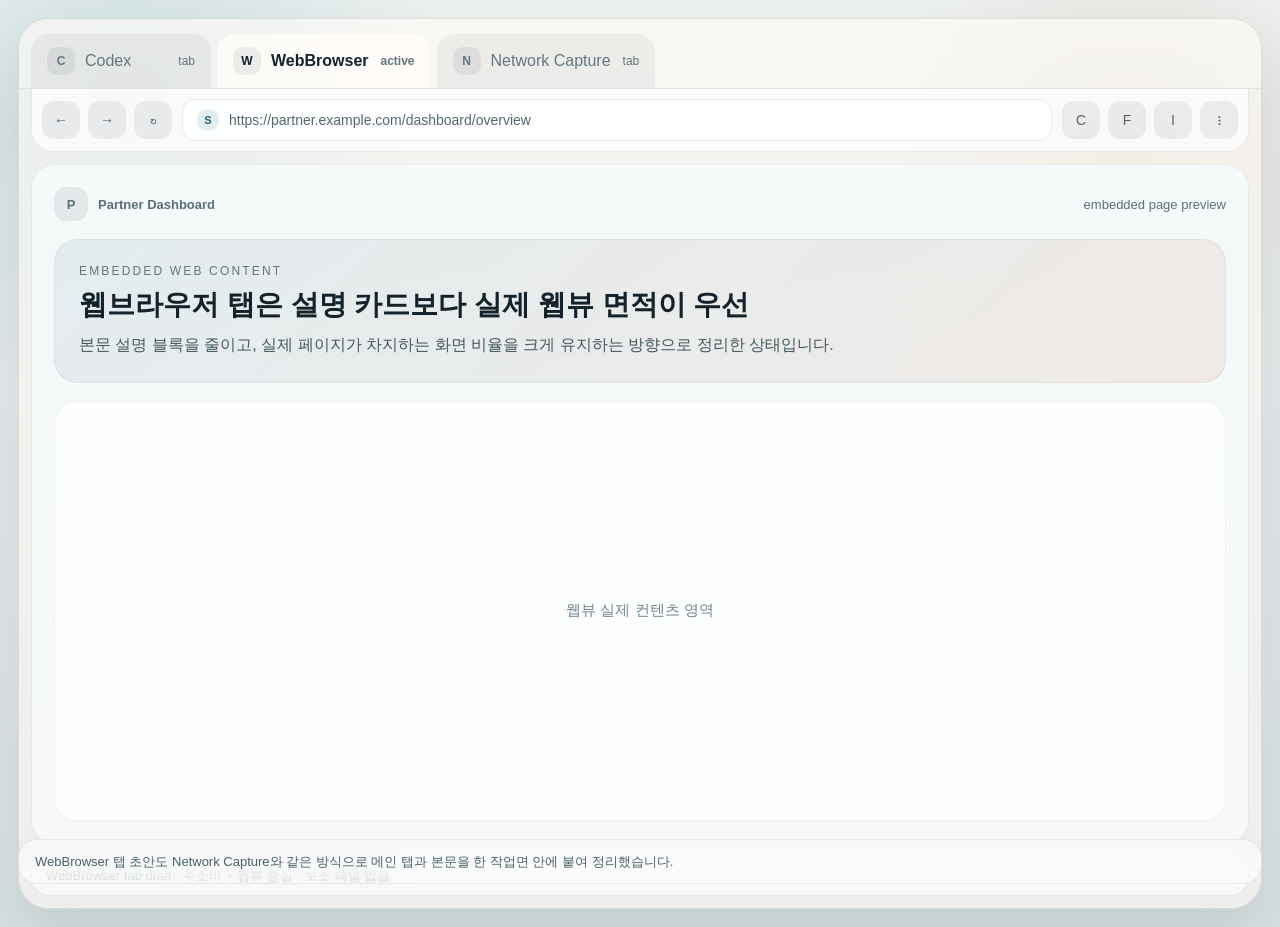
<file: docs/mockups/webbrowser-tab-draft.html>
<!DOCTYPE html>
<html lang="ko">
<head>
  <meta charset="UTF-8" />
  <meta name="viewport" content="width=device-width, initial-scale=1.0" />
  <title>WebBrowser Tab Draft</title>
  <style>
    :root {
      --bg-top: #edf1f0;
      --bg-bottom: #d8e0e2;
      --ink: #14232b;
      --muted: #62767f;
      --line: rgba(20, 35, 43, 0.10);
      --glass: rgba(255, 250, 244, 0.54);
      --glass-strong: rgba(255, 252, 248, 0.84);
      --panel: rgba(255, 255, 255, 0.78);
      --accent: #1f6780;
      --accent-warm: #b97045;
      --shadow: 0 28px 60px rgba(16, 29, 35, 0.10);
    }

    * { box-sizing: border-box; }

    body {
      margin: 0;
      min-height: 100vh;
      font-family: "Bahnschrift", "Segoe UI Variable Text", "Segoe UI", sans-serif;
      color: var(--ink);
      background:
        radial-gradient(circle at 10% 10%, rgba(78, 149, 173, 0.18), transparent 22%),
        radial-gradient(circle at 88% 16%, rgba(195, 142, 95, 0.15), transparent 18%),
        linear-gradient(180deg, var(--bg-top), var(--bg-bottom));
    }

    .shell {
      min-height: 100vh;
      padding: 18px;
      display: grid;
      grid-template-rows: minmax(0, 1fr);
    }

    .glass {
      backdrop-filter: blur(18px);
      background: var(--glass);
      border: 1px solid var(--line);
      box-shadow: var(--shadow);
    }

    .workspace {
      min-height: 0;
      border-radius: 30px;
      padding: 0;
      overflow: hidden;
      display: grid;
      grid-template-rows: auto auto minmax(0, 1fr) auto;
      gap: 0;
    }

    .main-tabs {
      min-height: 70px;
      padding: 12px 12px 0;
      display: flex;
      align-items: end;
      gap: 6px;
      overflow: hidden;
      background: rgba(255, 255, 255, 0.18);
      border-bottom: 1px solid rgba(20, 35, 43, 0.08);
    }

    .main-tab {
      min-width: 180px;
      height: 54px;
      border-radius: 18px 18px 0 0;
      padding: 0 16px;
      display: flex;
      align-items: center;
      justify-content: space-between;
      gap: 12px;
      background: rgba(20, 35, 43, 0.05);
      color: #637780;
    }

    .main-tab.active {
      background: var(--glass-strong);
      color: var(--ink);
      font-weight: 700;
    }

    .main-tab .name {
      display: flex;
      align-items: center;
      gap: 10px;
      white-space: nowrap;
    }

    .mini-icon {
      width: 28px;
      height: 28px;
      border-radius: 10px;
      display: grid;
      place-items: center;
      background: rgba(20, 35, 43, 0.07);
      font-size: 12px;
      font-weight: 700;
    }

    .count {
      font-size: 12px;
      color: var(--muted);
    }

    .browserbar {
      border-radius: 0 0 22px 22px;
      background: rgba(255, 255, 255, 0.68);
      border: 1px solid rgba(20, 35, 43, 0.08);
      border-top: 0;
      padding: 10px;
      display: grid;
      grid-template-columns: auto minmax(0, 1fr) auto;
      gap: 10px;
      align-items: center;
      margin: 0 12px 12px;
    }

    .nav,
    .tools,
    .actions {
      display: flex;
      gap: 8px;
    }

    .icon-btn,
    .btn {
      border: 0;
      border-radius: 12px;
      font: inherit;
      cursor: default;
      background: rgba(20, 35, 43, 0.07);
      color: #50656f;
    }

    .icon-btn {
      width: 38px;
      height: 38px;
      display: grid;
      place-items: center;
      font-size: 14px;
    }

    .btn {
      border-radius: 999px;
      padding: 9px 14px;
      color: var(--ink);
    }

    .btn.primary,
    .icon-btn.primary {
      background: linear-gradient(135deg, var(--accent), var(--accent-warm));
      color: #fff;
    }

    .address {
      min-width: 0;
      height: 42px;
      border-radius: 14px;
      background: rgba(255, 255, 255, 0.82);
      border: 1px solid rgba(20, 35, 43, 0.08);
      display: flex;
      align-items: center;
      padding: 0 14px;
      gap: 10px;
      color: #536972;
    }

    .lock {
      width: 22px;
      height: 22px;
      border-radius: 999px;
      background: rgba(31, 103, 128, 0.12);
      color: var(--accent);
      display: grid;
      place-items: center;
      font-size: 11px;
      font-weight: 700;
      flex: 0 0 auto;
    }

    .url {
      overflow: hidden;
      text-overflow: ellipsis;
      white-space: nowrap;
      font-size: 14px;
    }

    .viewport {
      min-height: 0;
      border-radius: 24px;
      overflow: hidden;
      border: 1px solid rgba(20, 35, 43, 0.08);
      background: rgba(255, 255, 255, 0.55);
      display: grid;
      grid-template-rows: minmax(0, 1fr);
      margin: 0 12px;
    }

    .page {
      min-height: 0;
      overflow: auto;
      padding: 0;
      display: grid;
      background: linear-gradient(180deg, rgba(255,255,255,0.74), rgba(247,249,249,0.92));
    }

    .webview-fill {
      min-height: 100%;
      padding: 22px;
      display: grid;
      align-content: start;
      gap: 18px;
      background:
        linear-gradient(180deg, rgba(255,255,255,0.18), rgba(255,255,255,0.04)),
        linear-gradient(180deg, rgba(241,246,247,0.88), rgba(247,249,249,0.96));
    }

    .webview-top {
      display: flex;
      justify-content: space-between;
      gap: 12px;
      align-items: center;
      color: #58707a;
      font-size: 13px;
    }

    .webview-brand {
      display: flex;
      align-items: center;
      gap: 10px;
    }

    .webview-badge {
      width: 34px;
      height: 34px;
      border-radius: 12px;
      display: grid;
      place-items: center;
      background: rgba(20, 35, 43, 0.08);
      font-weight: 700;
    }

    .webview-hero {
      border-radius: 24px;
      padding: 24px;
      background: linear-gradient(135deg, rgba(31,103,128,0.08), rgba(185,112,69,0.10));
      border: 1px solid rgba(20, 35, 43, 0.06);
      display: grid;
      gap: 12px;
    }

    .webview-hero .eyebrow {
      font-size: 12px;
      text-transform: uppercase;
      letter-spacing: .18em;
      color: var(--muted);
    }

    .webview-hero strong {
      font-size: 28px;
      line-height: 1.08;
      max-width: 780px;
    }

    .webview-hero p {
      margin: 0;
      max-width: 760px;
      line-height: 1.6;
      color: #445962;
    }

    .webview-block {
      border-radius: 22px;
      min-height: 420px;
      background: rgba(255,255,255,0.78);
      border: 1px solid rgba(20, 35, 43, 0.06);
      display: grid;
      place-items: center;
      color: #72868f;
      font-size: 15px;
    }

    .statusbar {
      border-radius: 18px;
      padding: 10px 14px;
      display: flex;
      gap: 12px;
      flex-wrap: wrap;
      align-items: center;
      background: rgba(255, 255, 255, 0.56);
      border: 1px solid rgba(20, 35, 43, 0.08);
      color: #50656f;
      font-size: 13px;
      margin: 12px 12px 12px;
    }

    .caption {
      position: fixed;
      left: 18px;
      right: 18px;
      bottom: 16px;
      border-radius: 18px;
      padding: 12px 16px;
      background: rgba(255, 255, 255, 0.54);
      backdrop-filter: blur(14px);
      border: 1px solid rgba(20, 35, 43, 0.08);
      color: #46616b;
      font-size: 13px;
      line-height: 1.5;
    }

    @media (max-width: 960px) {
      .browserbar {
        grid-template-columns: 1fr;
      }

      .webview-hero strong {
        font-size: 23px;
      }
    }
  </style>
</head>
<body>
  <div class="shell">
    <main class="workspace glass">
      <nav class="main-tabs">
        <div class="main-tab">
          <div class="name">
            <span class="mini-icon">C</span>
            <span>Codex</span>
          </div>
          <span class="count">tab</span>
        </div>
        <div class="main-tab active">
          <div class="name">
            <span class="mini-icon">W</span>
            <span>WebBrowser</span>
          </div>
          <span class="count">active</span>
        </div>
        <div class="main-tab">
          <div class="name">
            <span class="mini-icon">N</span>
            <span>Network Capture</span>
          </div>
          <span class="count">tab</span>
        </div>
      </nav>

      <div class="browserbar">
        <div class="nav">
          <div class="icon-btn">&larr;</div>
          <div class="icon-btn">&rarr;</div>
          <div class="icon-btn">&#8635;</div>
        </div>

        <div class="address">
          <div class="lock">S</div>
          <div class="url">https://partner.example.com/dashboard/overview</div>
        </div>

        <div class="tools">
          <div class="icon-btn">C</div>
          <div class="icon-btn">F</div>
          <div class="icon-btn">I</div>
          <div class="icon-btn">&#8942;</div>
        </div>
      </div>

      <section class="viewport">
        <div class="page">
          <div class="webview-fill">
            <div class="webview-top">
              <div class="webview-brand">
                <div class="webview-badge">P</div>
                <strong>Partner Dashboard</strong>
              </div>
              <span>embedded page preview</span>
            </div>

            <section class="webview-hero">
              <span class="eyebrow">embedded web content</span>
              <strong>웹브라우저 탭은 설명 카드보다 실제 웹뷰 면적이 우선</strong>
              <p>본문 설명 블록을 줄이고, 실제 페이지가 차지하는 화면 비율을 크게 유지하는 방향으로 정리한 상태입니다.</p>
            </section>

            <div class="webview-block">웹뷰 실제 컨텐츠 영역</div>
          </div>
        </div>
      </section>

      <div class="statusbar">
        <span>WebBrowser tab draft</span>
        <span>주소바 + 웹뷰 중심</span>
        <span>보조 패널 없음</span>
      </div>
    </main>
  </div>

  <div class="caption">
    WebBrowser 탭 초안도 Network Capture와 같은 방식으로 메인 탭과 본문을 한 작업면 안에 붙여 정리했습니다.
  </div>
</body>
</html>
</file>
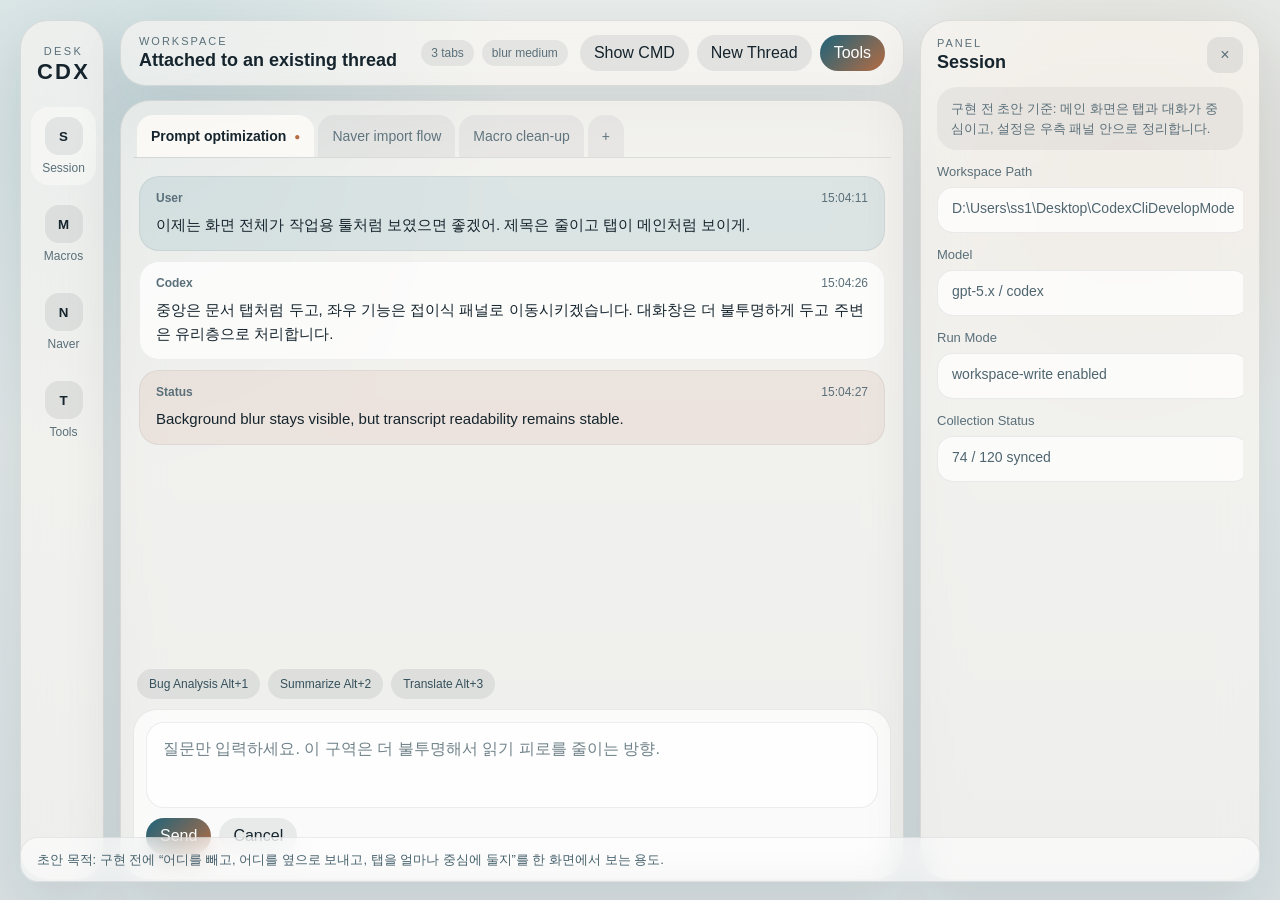
<file: docs/mockups/workspace-shell-draft.html>
<!DOCTYPE html>
<html lang="ko">
<head>
  <meta charset="UTF-8" />
  <meta name="viewport" content="width=device-width, initial-scale=1.0" />
  <title>Workspace Shell Draft</title>
  <style>
    :root {
      --bg-1: #e7eceb;
      --bg-2: #d8e0e2;
      --ink: #15242d;
      --muted: #5a6f79;
      --line: rgba(21, 36, 45, 0.10);
      --glass: rgba(255, 250, 245, 0.56);
      --glass-strong: rgba(255, 252, 248, 0.78);
      --accent: #1d637b;
      --accent-warm: #b66c43;
      --shadow: 0 24px 60px rgba(19, 34, 40, 0.10);
    }

    * { box-sizing: border-box; }

    body {
      margin: 0;
      min-height: 100vh;
      font-family: "Bahnschrift", "Segoe UI Variable Text", "Segoe UI", sans-serif;
      color: var(--ink);
      background:
        radial-gradient(circle at 12% 12%, rgba(86, 154, 176, 0.18), transparent 26%),
        radial-gradient(circle at 88% 18%, rgba(194, 139, 94, 0.16), transparent 22%),
        linear-gradient(180deg, var(--bg-1), var(--bg-2));
      overflow: hidden;
    }

    .canvas {
      padding: 20px;
      min-height: 100vh;
      display: grid;
      grid-template-columns: 84px minmax(0, 1fr) 340px;
      gap: 16px;
    }

    .glass {
      background: var(--glass);
      backdrop-filter: blur(18px);
      border: 1px solid var(--line);
      box-shadow: var(--shadow);
    }

    .dock {
      border-radius: 28px;
      padding: 14px 10px;
      display: grid;
      align-content: start;
      gap: 10px;
    }

    .brand {
      padding: 10px 6px 12px;
      display: grid;
      gap: 2px;
      justify-items: center;
    }

    .brand .mini {
      font-size: 11px;
      letter-spacing: .22em;
      color: var(--muted);
      text-transform: uppercase;
    }

    .brand strong {
      font-size: 22px;
      letter-spacing: .1em;
    }

    .dock-item {
      padding: 10px 4px;
      border-radius: 18px;
      text-align: center;
      background: transparent;
      border: 0;
      color: inherit;
      display: grid;
      gap: 6px;
      cursor: default;
    }

    .dock-item.active {
      background: rgba(255,255,255,0.45);
    }

    .dock-icon {
      width: 38px;
      height: 38px;
      margin: 0 auto;
      border-radius: 14px;
      background: rgba(21, 36, 45, 0.08);
      display: grid;
      place-items: center;
      font-weight: 700;
    }

    .dock-label {
      font-size: 12px;
      color: var(--muted);
    }

    .main {
      min-width: 0;
      display: grid;
      grid-template-rows: auto minmax(0, 1fr);
      gap: 14px;
    }

    .topbar {
      border-radius: 26px;
      padding: 14px 18px;
      display: grid;
      grid-template-columns: minmax(0, 1fr) auto auto;
      gap: 12px;
      align-items: center;
    }

    .meta {
      display: grid;
      gap: 3px;
    }

    .kicker {
      font-size: 11px;
      letter-spacing: .18em;
      text-transform: uppercase;
      color: var(--muted);
    }

    .meta strong {
      font-size: 18px;
      font-weight: 700;
    }

    .pill-row {
      display: flex;
      gap: 8px;
      flex-wrap: wrap;
    }

    .pill {
      padding: 6px 10px;
      border-radius: 999px;
      background: rgba(21, 36, 45, 0.07);
      color: var(--muted);
      font-size: 12px;
    }

    .actions {
      display: flex;
      gap: 8px;
      flex-wrap: wrap;
    }

    .chip {
      padding: 9px 14px;
      border-radius: 999px;
      border: 0;
      background: rgba(21, 36, 45, 0.08);
      color: var(--ink);
      font: inherit;
    }

    .chip.primary {
      background: linear-gradient(135deg, var(--accent), var(--accent-warm));
      color: #fff;
    }

    .workspace {
      border-radius: 30px;
      padding: 12px;
      display: grid;
      grid-template-rows: auto minmax(0, 1fr) auto;
      gap: 10px;
      min-height: 0;
    }

    .tabs {
      display: flex;
      align-items: end;
      gap: 4px;
      overflow: hidden;
      border-bottom: 1px solid var(--line);
      padding: 2px 4px 0;
    }

    .tab {
      height: 42px;
      padding: 0 14px;
      border-radius: 16px 16px 0 0;
      display: flex;
      align-items: center;
      gap: 8px;
      background: rgba(21, 36, 45, 0.05);
      color: #5f747d;
      font-size: 14px;
      white-space: nowrap;
    }

    .tab.active {
      background: var(--glass-strong);
      color: var(--ink);
      font-weight: 700;
    }

    .busy {
      color: var(--accent-warm);
      font-size: 10px;
    }

    .thread {
      min-height: 0;
      overflow: auto;
      padding: 8px 6px 4px;
      display: grid;
      gap: 10px;
      align-content: start;
    }

    .msg {
      border-radius: 20px;
      padding: 14px 16px;
      border: 1px solid rgba(21, 36, 45, 0.06);
      background: rgba(255,255,255,0.74);
    }

    .msg.user {
      background: rgba(55, 117, 141, 0.12);
    }

    .msg.system {
      background: rgba(182, 108, 67, 0.10);
    }

    .msg header {
      display: flex;
      justify-content: space-between;
      gap: 10px;
      font-size: 12px;
      color: var(--muted);
      margin-bottom: 8px;
    }

    .msg p {
      margin: 0;
      line-height: 1.55;
      font-size: 15px;
    }

    .macro-row {
      display: flex;
      gap: 8px;
      flex-wrap: wrap;
      padding: 0 4px;
    }

    .macro {
      padding: 8px 12px;
      border-radius: 999px;
      background: rgba(21, 36, 45, 0.08);
      color: #35505b;
      font-size: 12px;
    }

    .composer {
      border-radius: 24px;
      background: rgba(255,255,255,0.70);
      border: 1px solid rgba(21, 36, 45, 0.08);
      padding: 12px;
      display: grid;
      gap: 10px;
    }

    .input {
      min-height: 86px;
      border-radius: 18px;
      background: rgba(255,255,255,0.80);
      border: 1px solid rgba(21, 36, 45, 0.08);
      padding: 14px 16px;
      color: #70838a;
      line-height: 1.5;
    }

    .side {
      border-radius: 30px;
      padding: 16px;
      display: grid;
      grid-template-rows: auto auto minmax(0, 1fr);
      gap: 14px;
      min-height: 0;
    }

    .side-head {
      display: flex;
      justify-content: space-between;
      align-items: start;
      gap: 12px;
    }

    .close {
      width: 36px;
      height: 36px;
      border-radius: 12px;
      background: rgba(21, 36, 45, 0.08);
      display: grid;
      place-items: center;
      color: var(--muted);
    }

    .side-note {
      border-radius: 20px;
      padding: 12px 14px;
      background: rgba(21, 36, 45, 0.05);
      color: var(--muted);
      font-size: 13px;
      line-height: 1.5;
    }

    .form {
      overflow: auto;
      display: grid;
      gap: 14px;
      align-content: start;
    }

    .field {
      display: grid;
      gap: 8px;
    }

    .field span {
      font-size: 13px;
      color: var(--muted);
    }

    .box {
      border-radius: 16px;
      min-height: 46px;
      padding: 12px 14px;
      background: rgba(255,255,255,0.72);
      border: 1px solid rgba(21, 36, 45, 0.08);
      color: #4e656f;
      font-size: 14px;
    }

    .caption {
      position: fixed;
      left: 20px;
      right: 20px;
      bottom: 18px;
      padding: 12px 16px;
      border-radius: 18px;
      background: rgba(255,255,255,0.58);
      backdrop-filter: blur(14px);
      border: 1px solid rgba(21, 36, 45, 0.08);
      color: #45606b;
      font-size: 13px;
      line-height: 1.5;
    }

    @media (max-width: 1100px) {
      .canvas {
        grid-template-columns: 72px minmax(0, 1fr);
      }

      .side {
        position: fixed;
        top: 20px;
        right: 20px;
        bottom: 72px;
        width: min(320px, calc(100vw - 110px));
      }
    }
  </style>
</head>
<body>
  <div class="canvas">
    <aside class="dock glass">
      <div class="brand">
        <span class="mini">desk</span>
        <strong>CDX</strong>
      </div>
      <button class="dock-item active">
        <span class="dock-icon">S</span>
        <span class="dock-label">Session</span>
      </button>
      <button class="dock-item">
        <span class="dock-icon">M</span>
        <span class="dock-label">Macros</span>
      </button>
      <button class="dock-item">
        <span class="dock-icon">N</span>
        <span class="dock-label">Naver</span>
      </button>
      <button class="dock-item">
        <span class="dock-icon">T</span>
        <span class="dock-label">Tools</span>
      </button>
    </aside>

    <main class="main">
      <header class="topbar glass">
        <div class="meta">
          <span class="kicker">Workspace</span>
          <strong>Attached to an existing thread</strong>
        </div>
        <div class="pill-row">
          <span class="pill">3 tabs</span>
          <span class="pill">blur medium</span>
        </div>
        <div class="actions">
          <button class="chip">Show CMD</button>
          <button class="chip">New Thread</button>
          <button class="chip primary">Tools</button>
        </div>
      </header>

      <section class="workspace glass">
        <div class="tabs">
          <div class="tab active">Prompt optimization <span class="busy">●</span></div>
          <div class="tab">Naver import flow</div>
          <div class="tab">Macro clean-up</div>
          <div class="tab">+</div>
        </div>

        <div class="thread">
          <article class="msg user">
            <header><strong>User</strong><span>15:04:11</span></header>
            <p>이제는 화면 전체가 작업용 툴처럼 보였으면 좋겠어. 제목은 줄이고 탭이 메인처럼 보이게.</p>
          </article>
          <article class="msg">
            <header><strong>Codex</strong><span>15:04:26</span></header>
            <p>중앙은 문서 탭처럼 두고, 좌우 기능은 접이식 패널로 이동시키겠습니다. 대화창은 더 불투명하게 두고 주변은 유리층으로 처리합니다.</p>
          </article>
          <article class="msg system">
            <header><strong>Status</strong><span>15:04:27</span></header>
            <p>Background blur stays visible, but transcript readability remains stable.</p>
          </article>
        </div>

        <div class="macro-row">
          <span class="macro">Bug Analysis Alt+1</span>
          <span class="macro">Summarize Alt+2</span>
          <span class="macro">Translate Alt+3</span>
        </div>

        <div class="composer">
          <div class="input">질문만 입력하세요. 이 구역은 더 불투명해서 읽기 피로를 줄이는 방향.</div>
          <div class="actions">
            <button class="chip primary">Send</button>
            <button class="chip">Cancel</button>
          </div>
        </div>
      </section>
    </main>

    <aside class="side glass">
      <div class="side-head">
        <div class="meta">
          <span class="kicker">Panel</span>
          <strong>Session</strong>
        </div>
        <div class="close">×</div>
      </div>

      <div class="side-note">
        구현 전 초안 기준: 메인 화면은 탭과 대화가 중심이고, 설정은 우측 패널 안으로 정리합니다.
      </div>

      <div class="form">
        <label class="field">
          <span>Workspace Path</span>
          <div class="box">D:\Users\ss1\Desktop\CodexCliDevelopMode</div>
        </label>
        <label class="field">
          <span>Model</span>
          <div class="box">gpt-5.x / codex</div>
        </label>
        <label class="field">
          <span>Run Mode</span>
          <div class="box">workspace-write enabled</div>
        </label>
        <label class="field">
          <span>Collection Status</span>
          <div class="box">74 / 120 synced</div>
        </label>
      </div>
    </aside>
  </div>

  <div class="caption">
    초안 목적: 구현 전에 “어디를 빼고, 어디를 옆으로 보내고, 탭을 얼마나 중심에 둘지”를 한 화면에서 보는 용도.
  </div>
</body>
</html>
</file>
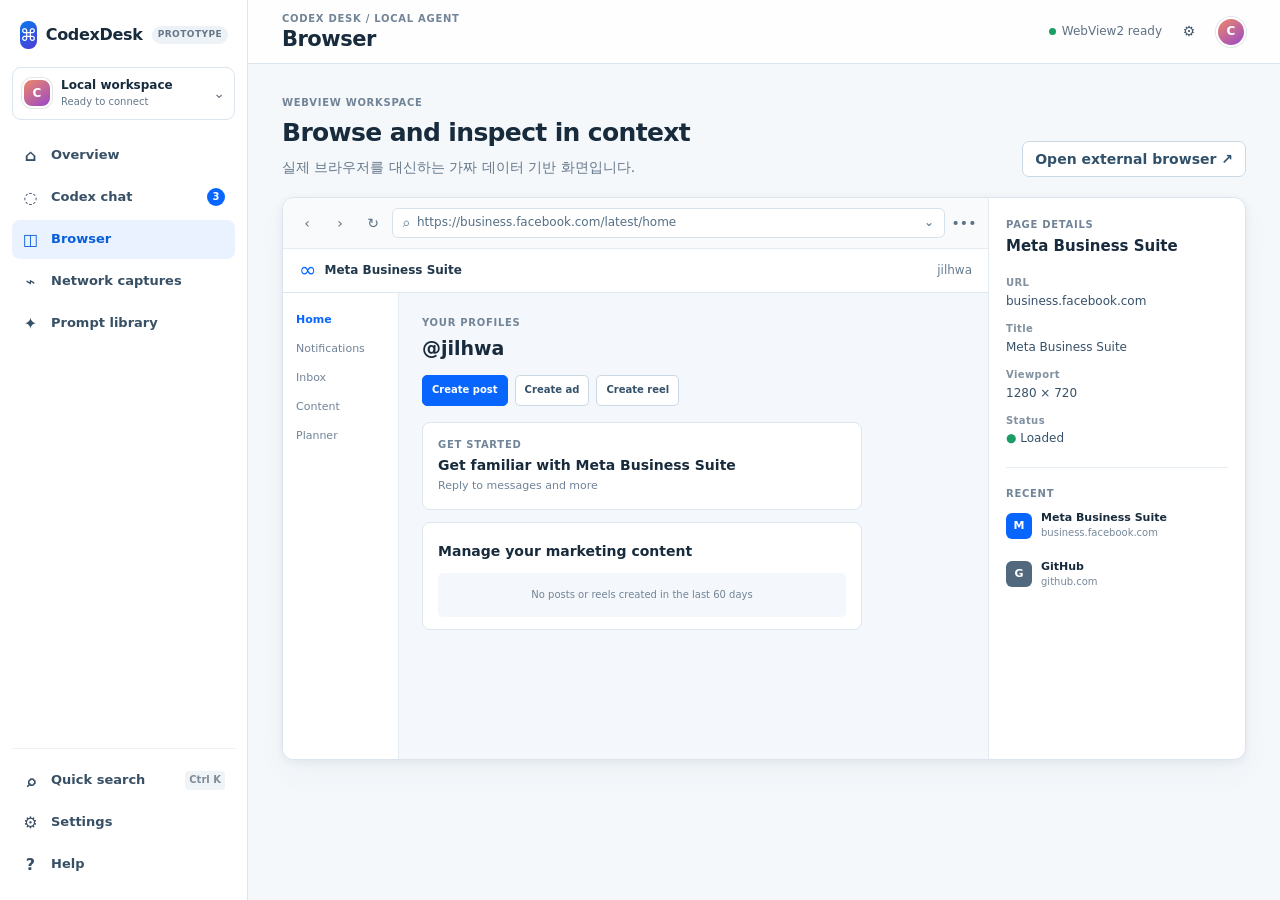
<file: src/docs/codexdesk-sidebar-prototype/browser.html>
<!doctype html>
<html lang="ko"><head><meta charset="utf-8"><meta name="viewport" content="width=device-width, initial-scale=1"><title>Browser — CodexDesk prototype</title><link rel="stylesheet" href="styles.css"></head>
<body><div class="app-shell"><aside class="sidebar" aria-label="CodexDesk navigation"><div class="brand"><span class="brand-mark">⌘</span><strong>CodexDesk</strong><span class="prototype-chip">Prototype</span></div><button class="workspace-switcher"><span class="avatar">C</span><span class="workspace-copy"><strong>Local workspace</strong><small>Ready to connect</small></span><span class="caret">⌄</span></button><nav class="nav-list"><a class="nav-item" href="index.html"><span class="nav-icon">⌂</span>Overview</a><a class="nav-item" href="conversations.html"><span class="nav-icon">◌</span>Codex chat <b>3</b></a><a class="nav-item active" href="browser.html"><span class="nav-icon">◫</span>Browser</a><a class="nav-item" href="network-captures.html"><span class="nav-icon">⌁</span>Network captures</a><a class="nav-item" href="#prompts"><span class="nav-icon">✦</span>Prompt library</a></nav><div class="sidebar-footer"><button class="nav-item"><span class="nav-icon">⌕</span>Quick search <kbd>Ctrl K</kbd></button><button class="nav-item"><span class="nav-icon">⚙</span>Settings</button><button class="nav-item"><span class="nav-icon">?</span>Help</button></div></aside>
<main class="workspace"><header class="topbar"><div><p class="eyebrow">CODEX DESK / LOCAL AGENT</p><h1>Browser</h1></div><div class="top-actions"><span class="status"><i></i>WebView2 ready</span><button class="round-button">⚙</button><span class="avatar small">C</span></div></header><div class="content page-content"><section class="page-heading"><div><p class="eyebrow">WEBVIEW WORKSPACE</p><h2>Browse and inspect in context</h2><p>실제 브라우저를 대신하는 가짜 데이터 기반 화면입니다.</p></div><button class="ghost-button">Open external browser ↗</button></section><section class="browser-layout"><section class="browser-frame"><div class="browser-toolbar"><button>‹</button><button>›</button><button>↻</button><div class="address-bar"><span>⌕</span><span>https://business.facebook.com/latest/home</span><i>⌄</i></div><button>•••</button></div><div class="browser-page"><div class="mock-meta-bar"><span class="mini-meta">∞</span><strong>Meta Business Suite</strong><span>jilhwa</span></div><div class="mock-browser-body"><aside><b>Home</b><span>Notifications</span><span>Inbox</span><span>Content</span><span>Planner</span></aside><section><p class="eyebrow">YOUR PROFILES</p><h3>@jilhwa</h3><div class="mock-action-row"><button>Create post</button><button>Create ad</button><button>Create reel</button></div><div class="mock-card"><p class="eyebrow">GET STARTED</p><h4>Get familiar with Meta Business Suite</h4><p>Reply to messages and more</p></div><div class="mock-card small-card"><h4>Manage your marketing content</h4><div class="mock-empty">No posts or reels created in the last 60 days</div></div></section></div></div></section><aside class="browser-sidepanel"><div class="panel-heading"><p class="eyebrow">PAGE DETAILS</p><h3>Meta Business Suite</h3></div><dl><div><dt>URL</dt><dd>business.facebook.com</dd></div><div><dt>Title</dt><dd>Meta Business Suite</dd></div><div><dt>Viewport</dt><dd>1280 × 720</dd></div><div><dt>Status</dt><dd><span class="online">●</span> Loaded</dd></div></dl><div class="side-divider"></div><p class="eyebrow">RECENT</p><a class="recent-site" href="#site"><span class="favicon">M</span><span><strong>Meta Business Suite</strong><small>business.facebook.com</small></span></a><a class="recent-site" href="#site"><span class="favicon neutral">G</span><span><strong>GitHub</strong><small>github.com</small></span></a></aside></section></div></main></div></body></html>
</file>
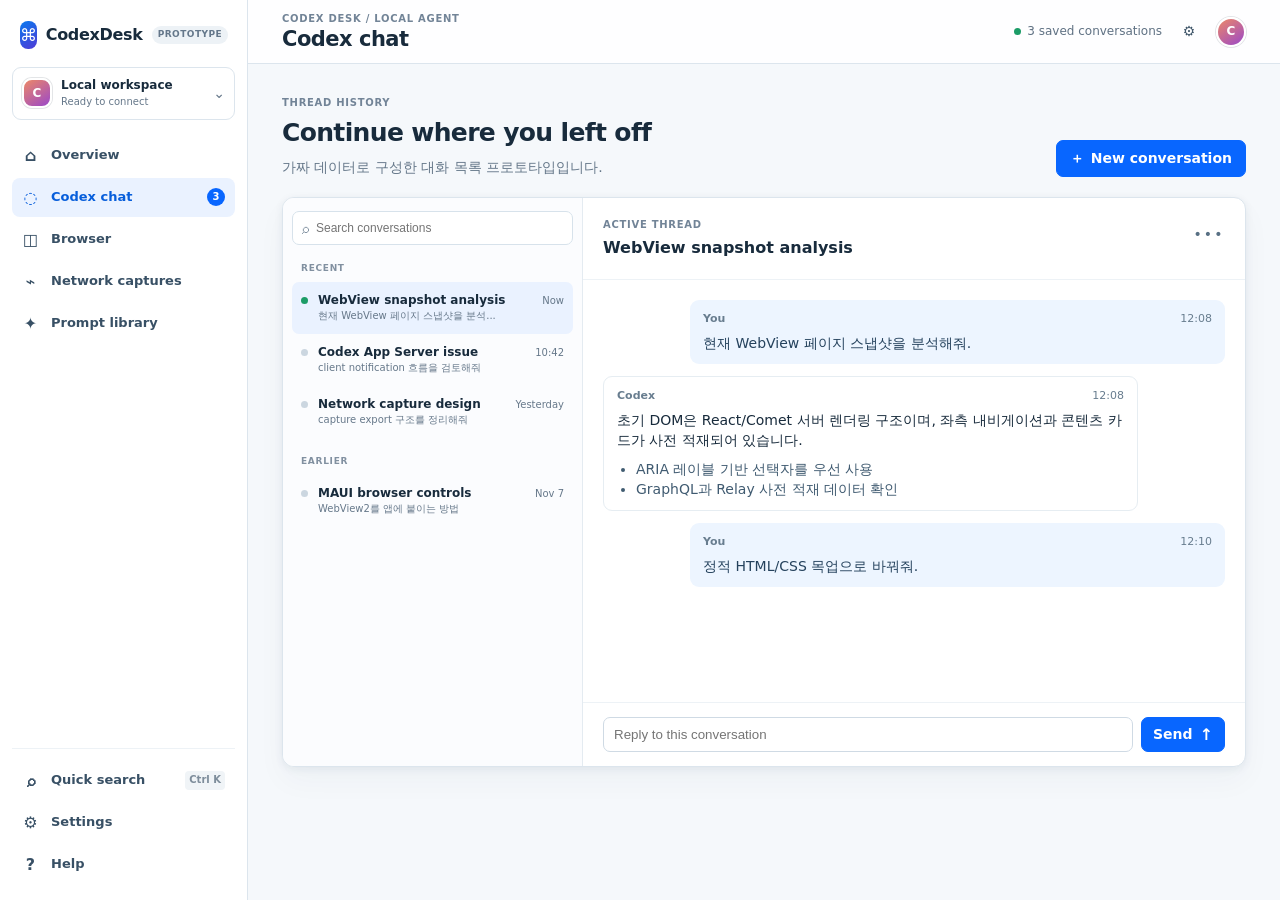
<file: src/docs/codexdesk-sidebar-prototype/conversations.html>
<!doctype html>
<html lang="ko"><head><meta charset="utf-8"><meta name="viewport" content="width=device-width, initial-scale=1"><title>Codex chat — CodexDesk prototype</title><link rel="stylesheet" href="styles.css"></head>
<body><div class="app-shell"><aside class="sidebar" aria-label="CodexDesk navigation"><div class="brand"><span class="brand-mark">⌘</span><strong>CodexDesk</strong><span class="prototype-chip">Prototype</span></div><button class="workspace-switcher"><span class="avatar">C</span><span class="workspace-copy"><strong>Local workspace</strong><small>Ready to connect</small></span><span class="caret">⌄</span></button><nav class="nav-list"><a class="nav-item" href="index.html"><span class="nav-icon">⌂</span>Overview</a><a class="nav-item active" href="conversations.html"><span class="nav-icon">◌</span>Codex chat <b>3</b></a><a class="nav-item" href="browser.html"><span class="nav-icon">◫</span>Browser</a><a class="nav-item" href="network-captures.html"><span class="nav-icon">⌁</span>Network captures</a><a class="nav-item" href="#prompts"><span class="nav-icon">✦</span>Prompt library</a></nav><div class="sidebar-footer"><button class="nav-item"><span class="nav-icon">⌕</span>Quick search <kbd>Ctrl K</kbd></button><button class="nav-item"><span class="nav-icon">⚙</span>Settings</button><button class="nav-item"><span class="nav-icon">?</span>Help</button></div></aside>
<main class="workspace"><header class="topbar"><div><p class="eyebrow">CODEX DESK / LOCAL AGENT</p><h1>Codex chat</h1></div><div class="top-actions"><span class="status"><i></i>3 saved conversations</span><button class="round-button">⚙</button><span class="avatar small">C</span></div></header><div class="content page-content"><section class="page-heading"><div><p class="eyebrow">THREAD HISTORY</p><h2>Continue where you left off</h2><p>가짜 데이터로 구성한 대화 목록 프로토타입입니다.</p></div><button class="primary-button"><span>＋</span>New conversation</button></section><section class="conversation-layout"><aside class="thread-list"><div class="list-search"><span>⌕</span><input placeholder="Search conversations"></div><p class="list-label">RECENT</p><a class="thread active" href="#selected"><span class="thread-status active-dot"></span><span><strong>WebView snapshot analysis</strong><small>현재 WebView 페이지 스냅샷을 분석...</small></span><time>Now</time></a><a class="thread" href="#thread"><span class="thread-status"></span><span><strong>Codex App Server issue</strong><small>client notification 흐름을 검토해줘</small></span><time>10:42</time></a><a class="thread" href="#thread"><span class="thread-status"></span><span><strong>Network capture design</strong><small>capture export 구조를 정리해줘</small></span><time>Yesterday</time></a><p class="list-label">EARLIER</p><a class="thread" href="#thread"><span class="thread-status"></span><span><strong>MAUI browser controls</strong><small>WebView2를 앱에 붙이는 방법</small></span><time>Nov 7</time></a></aside><section id="selected" class="thread-detail"><header class="detail-header"><div><p class="eyebrow">ACTIVE THREAD</p><h3>WebView snapshot analysis</h3></div><button class="more-button">•••</button></header><div class="message-stack"><article class="bubble user"><header><strong>You</strong><time>12:08</time></header><p>현재 WebView 페이지 스냅샷을 분석해줘.</p></article><article class="bubble assistant"><header><strong>Codex</strong><time>12:08</time></header><p>초기 DOM은 React/Comet 서버 렌더링 구조이며, 좌측 내비게이션과 콘텐츠 카드가 사전 적재되어 있습니다.</p><ul><li>ARIA 레이블 기반 선택자를 우선 사용</li><li>GraphQL과 Relay 사전 적재 데이터 확인</li></ul></article><article class="bubble user"><header><strong>You</strong><time>12:10</time></header><p>정적 HTML/CSS 목업으로 바꿔줘.</p></article></div><div class="compact-composer"><input placeholder="Reply to this conversation"><button class="send-button">Send <span>↑</span></button></div></section></section></div></main></div></body></html>
</file>
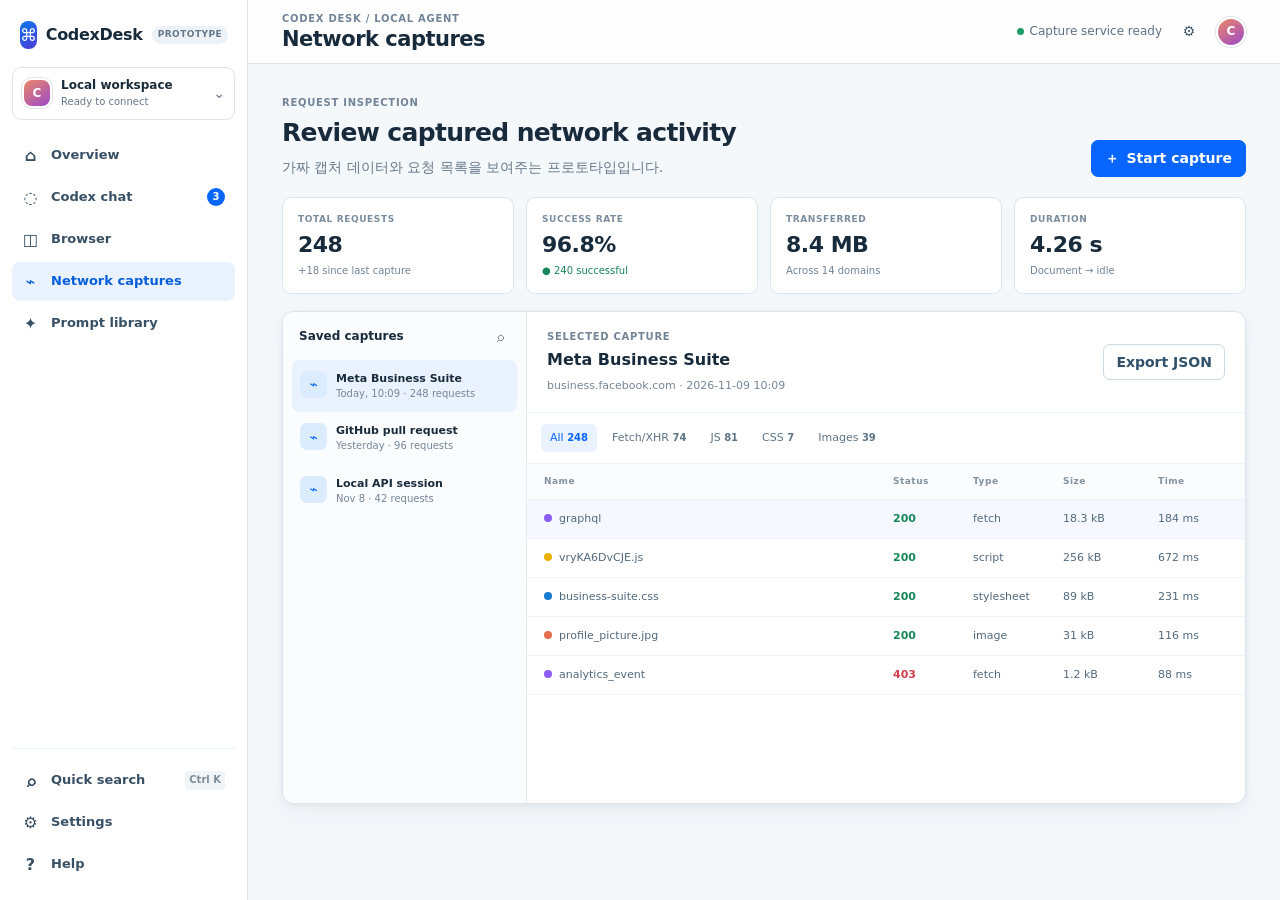
<file: src/docs/codexdesk-sidebar-prototype/network-captures.html>
<!doctype html>
<html lang="ko"><head><meta charset="utf-8"><meta name="viewport" content="width=device-width, initial-scale=1"><title>Network captures — CodexDesk prototype</title><link rel="stylesheet" href="styles.css"></head>
<body><div class="app-shell"><aside class="sidebar" aria-label="CodexDesk navigation"><div class="brand"><span class="brand-mark">⌘</span><strong>CodexDesk</strong><span class="prototype-chip">Prototype</span></div><button class="workspace-switcher"><span class="avatar">C</span><span class="workspace-copy"><strong>Local workspace</strong><small>Ready to connect</small></span><span class="caret">⌄</span></button><nav class="nav-list"><a class="nav-item" href="index.html"><span class="nav-icon">⌂</span>Overview</a><a class="nav-item" href="conversations.html"><span class="nav-icon">◌</span>Codex chat <b>3</b></a><a class="nav-item" href="browser.html"><span class="nav-icon">◫</span>Browser</a><a class="nav-item active" href="network-captures.html"><span class="nav-icon">⌁</span>Network captures</a><a class="nav-item" href="#prompts"><span class="nav-icon">✦</span>Prompt library</a></nav><div class="sidebar-footer"><button class="nav-item"><span class="nav-icon">⌕</span>Quick search <kbd>Ctrl K</kbd></button><button class="nav-item"><span class="nav-icon">⚙</span>Settings</button><button class="nav-item"><span class="nav-icon">?</span>Help</button></div></aside>
<main class="workspace"><header class="topbar"><div><p class="eyebrow">CODEX DESK / LOCAL AGENT</p><h1>Network captures</h1></div><div class="top-actions"><span class="status"><i></i>Capture service ready</span><button class="round-button">⚙</button><span class="avatar small">C</span></div></header><div class="content page-content"><section class="page-heading"><div><p class="eyebrow">REQUEST INSPECTION</p><h2>Review captured network activity</h2><p>가짜 캡처 데이터와 요청 목록을 보여주는 프로토타입입니다.</p></div><button class="primary-button"><span>＋</span>Start capture</button></section><section class="capture-summary"><article><span class="metric-label">TOTAL REQUESTS</span><strong>248</strong><small>+18 since last capture</small></article><article><span class="metric-label">SUCCESS RATE</span><strong>96.8%</strong><small class="green-copy">● 240 successful</small></article><article><span class="metric-label">TRANSFERRED</span><strong>8.4 MB</strong><small>Across 14 domains</small></article><article><span class="metric-label">DURATION</span><strong>4.26 s</strong><small>Document → idle</small></article></section><section class="capture-workspace"><aside class="capture-list"><div class="capture-list-top"><strong>Saved captures</strong><button>⌕</button></div><a class="capture-item active" href="#capture-detail"><span class="capture-icon">⌁</span><span><strong>Meta Business Suite</strong><small>Today, 10:09 · 248 requests</small></span></a><a class="capture-item" href="#capture"><span class="capture-icon">⌁</span><span><strong>GitHub pull request</strong><small>Yesterday · 96 requests</small></span></a><a class="capture-item" href="#capture"><span class="capture-icon">⌁</span><span><strong>Local API session</strong><small>Nov 8 · 42 requests</small></span></a></aside><section id="capture-detail" class="request-panel"><header class="request-header"><div><p class="eyebrow">SELECTED CAPTURE</p><h3>Meta Business Suite</h3><small>business.facebook.com · 2026-11-09 10:09</small></div><button class="ghost-button">Export JSON</button></header><div class="filter-row"><button class="filter active">All <b>248</b></button><button class="filter">Fetch/XHR <b>74</b></button><button class="filter">JS <b>81</b></button><button class="filter">CSS <b>7</b></button><button class="filter">Images <b>39</b></button></div><div class="request-table" role="table"><div class="request-row table-header" role="row"><span>Name</span><span>Status</span><span>Type</span><span>Size</span><span>Time</span></div><div class="request-row selected" role="row"><span><i class="type-dot xhr"></i>graphql</span><span class="status-code ok">200</span><span>fetch</span><span>18.3 kB</span><span>184 ms</span></div><div class="request-row" role="row"><span><i class="type-dot js"></i>vryKA6DvCJE.js</span><span class="status-code ok">200</span><span>script</span><span>256 kB</span><span>672 ms</span></div><div class="request-row" role="row"><span><i class="type-dot css"></i>business-suite.css</span><span class="status-code ok">200</span><span>stylesheet</span><span>89 kB</span><span>231 ms</span></div><div class="request-row" role="row"><span><i class="type-dot img"></i>profile_picture.jpg</span><span class="status-code ok">200</span><span>image</span><span>31 kB</span><span>116 ms</span></div><div class="request-row" role="row"><span><i class="type-dot xhr"></i>analytics_event</span><span class="status-code fail">403</span><span>fetch</span><span>1.2 kB</span><span>88 ms</span></div></div></section></section></div></main></div></body></html>
</file>
<file: src/notion-page-prototype/styles.css>
:root{font-family:ui-sans-serif,-apple-system,BlinkMacSystemFont,"Segoe UI Variable Display","Segoe UI","Noto Sans KR",sans-serif;font-synthesis:none;text-rendering:optimizeLegibility;-webkit-font-smoothing:antialiased}
*{box-sizing:border-box}html,body{height:100%;margin:0}button,input{font:inherit}button{cursor:pointer}svg{width:18px;height:18px;fill:none;stroke:currentColor;stroke-width:1.7;stroke-linecap:round;stroke-linejoin:round;flex:none}.icon-library{position:absolute;width:0;height:0;overflow:hidden}
body.theme-dark{color-scheme:dark;--page:#191919;--sidebar:#202020;--hover:#ffffff0e;--hover-strong:#ffffff17;--text:#e9e9e8;--text-soft:#a8a8a6;--text-faint:#777775;--border:#ffffff14;--overlay:#252525;--shadow:0 12px 32px #0008;--active:#ffffff13;--focus:#2383e2;--ai:#f5f4ef}
body.theme-light{color-scheme:light;--page:#fff;--sidebar:#f7f7f5;--hover:#0000000b;--hover-strong:#00000012;--text:#37352f;--text-soft:#767571;--text-faint:#999792;--border:#00000013;--overlay:#fff;--shadow:0 12px 32px #0003;--active:#0000000e;--focus:#2383e2;--ai:#252525}
body{background:var(--page);color:var(--text);overflow:hidden}.app-shell{height:100dvh;display:flex}.sidebar{width:0;flex:none;overflow:hidden;background:var(--sidebar);border-right:1px solid transparent;transition:width .2s ease,border-color .2s ease;display:flex;flex-direction:column;white-space:nowrap}.app-shell.sidebar-open .sidebar{width:248px;border-right-color:var(--border)}.sidebar-head{height:48px;display:flex;align-items:center;padding:4px 8px;gap:3px}.workspace-button{display:flex;align-items:center;gap:7px;min-width:0;flex:1;border:0;background:transparent;color:var(--text);font-weight:600;font-size:14px;padding:5px;border-radius:5px;text-align:left}.workspace-button:hover,.sidebar-link:hover,.icon-button:hover,.text-button:hover,.subtle-button:hover,.end-add:hover{background:var(--hover)}.workspace-mark{width:20px;height:20px;display:grid;place-items:center;background:#df824d;border-radius:4px;color:#fff;font-size:12px}.workspace-name{overflow:hidden;text-overflow:ellipsis}.workspace-chevron{margin-left:auto;color:var(--text-faint)}.sidebar-nav{padding:4px 8px;overflow:auto;flex:1}.sidebar-link{border:0;background:transparent;color:var(--text-soft);display:flex;align-items:center;gap:9px;width:100%;padding:7px 8px;border-radius:5px;font-size:14px;text-align:left;min-height:32px}.sidebar-link svg{width:17px;height:17px}.sidebar-link.active{background:var(--active);color:var(--text)}.sidebar-link kbd{margin-left:auto;font-size:11px;color:var(--text-faint);font-family:inherit}.page-glyph{font-size:16px;width:18px;text-align:center}.sidebar-page-title{overflow:hidden;text-overflow:ellipsis}.sidebar-section-label,.outline-label{color:var(--text-faint);font-size:12px;font-weight:600;padding:20px 8px 8px}.outline-label{padding-top:24px}.outline{display:flex;flex-direction:column;gap:2px}.outline button,.tools-outline button{border:0;background:transparent;color:var(--text-soft);text-align:left;padding:6px 8px;border-radius:5px;overflow:hidden;text-overflow:ellipsis;white-space:nowrap;font-size:12px}.outline button:hover,.tools-outline button:hover{background:var(--hover);color:var(--text)}.outline button[data-type=h3]{padding-left:20px}.outline button[data-type=h4]{padding-left:32px}.sidebar-foot{height:41px;border-top:1px solid var(--border);padding:0 16px;display:flex;align-items:center;justify-content:space-between;color:var(--text-faint);font-size:11px}.saved-dot{width:7px;height:7px;border-radius:50%;background:#54a778}.saved-dot.saving{background:#d9a75d}
.main-shell{min-width:0;flex:1;display:flex;flex-direction:column}.topbar{height:44px;flex:none;display:flex;align-items:center;justify-content:space-between;padding:0 10px 0 12px;gap:12px;background:var(--page);z-index:10}.topbar-left,.topbar-actions{display:flex;align-items:center;gap:3px;min-width:0}.icon-button,.text-button{border:0;background:transparent;color:var(--text-soft);border-radius:5px;height:30px;display:inline-flex;align-items:center;justify-content:center}.icon-button{width:30px}.icon-button svg{width:18px;height:18px}.text-button{gap:5px;padding:0 8px;font-size:13px}.text-button svg{width:15px;height:15px}.topbar-actions .icon-button{width:30px}.breadcrumb{min-width:0;display:flex;align-items:center;gap:7px;padding-left:6px;color:var(--text);font-size:14px}.breadcrumb-icon{font-size:15px}.breadcrumb-title{overflow:hidden;text-overflow:ellipsis;white-space:nowrap}.icon-button[aria-pressed=true]{color:#eebd59}.icon-button[aria-pressed=true] svg{fill:#eebd59}.document-scroll{min-height:0;flex:1;overflow:auto;scrollbar-color:var(--border) transparent}.document{width:100%;max-width:1395px;margin:auto;padding:0 96px 180px}.page-controls{padding-top:80px;display:flex;align-items:center;gap:6px;height:112px;color:var(--text-faint);font-size:13px}.subtle-button{border:0;background:transparent;color:var(--text-faint);padding:4px 6px;border-radius:4px}.control-separator{opacity:.55}.page-icon{font-size:62px;line-height:1;margin:0 0 16px 4px}.page-cover{height:140px;margin-bottom:22px;border-radius:5px;background:linear-gradient(105deg,#655e53,#867e69 45%,#474d4a);position:relative}.page-cover button{position:absolute;right:10px;bottom:10px;border:0;background:#0008;color:#fff;padding:6px 10px;border-radius:4px;font-size:12px}.page-title{font-size:40px;line-height:1.2;font-weight:700;letter-spacing:-.035em;margin:10px 0 28px;min-height:50px;outline:0;overflow-wrap:anywhere}.page-title:empty:before{content:"제목 없음";color:var(--text-faint)}.blocks{padding-bottom:4px}.block{position:relative;padding:0 0 0 0;margin:0;min-height:30px}.block-content{outline:0;white-space:pre-wrap;overflow-wrap:anywhere;min-height:28px;padding:3px 2px;line-height:1.5;font-size:16px}.block-content:empty:before{content:attr(data-placeholder);color:var(--text-faint)}.block[data-type=h2]{padding-top:18px}.block[data-type=h2] .block-content{font-size:24px;font-weight:600;line-height:1.3;padding:4px 2px}.block[data-type=h3]{padding-top:16px}.block[data-type=h3] .block-content{font-size:20px;font-weight:600;line-height:1.3;padding:4px 2px}.block[data-type=h4]{padding-top:14px}.block[data-type=h4] .block-content{font-size:18px;font-weight:600;line-height:1.3;padding:4px 2px}.block[data-type=bullet]{padding-left:28px}.block[data-type=bullet]:before{content:"•";position:absolute;left:9px;top:4px;font-size:20px;line-height:1.2}.block[data-type=bullet] .block-content{padding-left:0}.block:hover .block-actions,.block:focus-within .block-actions{opacity:1;pointer-events:auto}.block-actions{position:absolute;right:calc(100% + 5px);top:1px;display:flex;gap:1px;opacity:0;pointer-events:none}.block[data-type=h2] .block-actions{top:22px}.block[data-type=h3] .block-actions{top:20px}.block[data-type=h4] .block-actions{top:18px}.block-actions button{width:24px;height:24px;padding:3px;border:0;background:transparent;color:var(--text-faint);border-radius:4px;display:grid;place-items:center}.block-actions button:hover{background:var(--hover-strong);color:var(--text)}.block-actions svg{width:17px;height:17px}.block.dragging{opacity:.4}.block.drag-over{box-shadow:inset 0 2px var(--focus)}.block.search-hit{background:#d6a54a28;border-radius:3px}.end-add{display:flex;align-items:center;gap:6px;background:transparent;border:0;color:var(--text-faint);border-radius:4px;font-size:14px;padding:5px 6px;margin:14px 0 0 -6px}.end-add svg{width:16px;height:16px}
.popover{position:fixed;z-index:45;width:230px;background:var(--overlay);border:1px solid var(--border);box-shadow:var(--shadow);padding:6px;border-radius:8px;color:var(--text);font-size:13px}.popover[hidden],.search-backdrop[hidden]{display:none}.popover-title{font-size:12px;color:var(--text-soft);padding:6px 8px;font-weight:600}.popover p{padding:0 8px;margin:3px 0 8px;font-size:12px;color:var(--text-faint);line-height:1.5;white-space:normal}.menu-item{display:flex;align-items:center;gap:9px;width:100%;background:transparent;border:0;color:var(--text);text-align:left;padding:8px;border-radius:5px;font-size:13px}.menu-item:hover,.menu-item:focus-visible{background:var(--hover-strong)}.menu-item svg{width:16px;height:16px;color:var(--text-soft)}.menu-item.danger{color:#e36964}.menu-divider{height:1px;background:var(--border);margin:5px 1px}.type-preview{font-size:14px;display:grid;place-items:center;width:20px;color:var(--text-soft);font-weight:700}.block-menu{width:190px}.search-backdrop{position:fixed;inset:0;background:#0008;z-index:60;display:flex;align-items:flex-start;justify-content:center;padding:13vh 16px 16px}.search-dialog{width:min(620px,100%);max-height:min(620px,75vh);display:flex;flex-direction:column;background:var(--overlay);border:1px solid var(--border);border-radius:10px;box-shadow:var(--shadow);overflow:hidden}.search-field{height:52px;display:flex;align-items:center;gap:12px;padding:0 16px;border-bottom:1px solid var(--border)}.search-field svg{color:var(--text-soft)}.search-field input{flex:1;min-width:0;border:0;outline:0;background:transparent;color:var(--text);font-size:17px}.search-field input::placeholder{color:var(--text-faint)}kbd{font-family:inherit;border:1px solid var(--border);border-radius:4px;color:var(--text-faint);font-size:11px;padding:2px 4px}.search-results{overflow:auto;padding:8px}.search-result{display:flex;align-items:flex-start;gap:10px;text-align:left;width:100%;border:0;background:transparent;color:var(--text);border-radius:6px;padding:10px}.search-result:hover,.search-result:focus-visible{background:var(--hover-strong)}.search-result svg{color:var(--text-soft);margin-top:1px}.search-result span{white-space:nowrap;overflow:hidden;text-overflow:ellipsis;font-size:13px}.search-empty{padding:22px;text-align:center;color:var(--text-faint);font-size:13px}
.ai-fab{position:fixed;right:31px;bottom:31px;width:40px;height:40px;border-radius:50%;border:0;background:var(--ai);color:var(--page);box-shadow:0 2px 9px #0005;z-index:20;display:grid;place-items:center;transition:transform .2s ease}.ai-fab:hover{transform:scale(1.08)}.ai-face{font-size:27px;line-height:1;font-weight:700}.ai-face.small{font-size:18px;color:var(--text)}.tools-panel{position:fixed;z-index:50;top:44px;right:0;bottom:0;width:min(380px,100vw);background:var(--sidebar);border-left:1px solid var(--border);box-shadow:var(--shadow);transform:translateX(100%);transition:transform .22s ease;padding:16px 18px;overflow:auto}.tools-panel.open{transform:translateX(0)}.tools-head{display:flex;justify-content:space-between;align-items:center}.tools-heading{display:flex;align-items:center;gap:10px;font-size:15px}.tools-description{color:var(--text-soft);font-size:13px;line-height:1.5;margin:20px 0}.tools-stat{display:flex;justify-content:space-between;border:1px solid var(--border);border-radius:6px;padding:11px 12px;margin-bottom:8px;font-size:13px;color:var(--text-soft)}.tools-stat strong{color:var(--text)}.tools-outline-title{color:var(--text-soft);font-size:12px;font-weight:600;margin:30px 0 8px}.tools-outline{display:flex;flex-direction:column}.tools-outline button{font-size:13px}.toast{position:fixed;left:50%;bottom:25px;transform:translate(-50%,15px);opacity:0;pointer-events:none;background:var(--overlay);border:1px solid var(--border);box-shadow:var(--shadow);border-radius:6px;padding:8px 12px;font-size:12px;color:var(--text);z-index:100;transition:opacity .2s,transform .2s}.toast.show{opacity:1;transform:translate(-50%,0)}
:focus-visible{outline:2px solid var(--focus);outline-offset:2px}.block-content:focus-visible,.page-title:focus-visible{outline:0}.block-content:focus,.page-title:focus{caret-color:var(--text)}
@media(max-width:800px){.document{padding:0 50px 120px}.page-controls{padding-top:55px;height:87px}.page-title{font-size:36px}.search-top span{display:none}.app-shell.sidebar-open .sidebar{position:fixed;z-index:30;top:44px;bottom:0;box-shadow:var(--shadow)}.topbar{padding-left:8px}}@media(max-width:520px){.document{padding:0 29px 100px 42px}.page-title{font-size:32px;margin-bottom:24px}.block-content{font-size:15px}.block[data-type=h2] .block-content{font-size:22px}.block[data-type=h3] .block-content{font-size:19px}.block-actions{right:calc(100% + 1px)}.block-actions button{width:20px}.block-actions .drag-handle{display:none}.topbar-actions{gap:0}.breadcrumb{max-width:155px}.text-button{padding:0 5px}.text-button svg{display:none}.ai-fab{right:20px;bottom:20px}}
@media(prefers-reduced-motion:reduce){*,*:before,*:after{scroll-behavior:auto!important;transition-duration:0s!important;animation-duration:0s!important}}
</file>
<file: src/docs/codexdesk-sidebar-prototype/styles.css>
:root { --ink:#182b3c; --muted:#66788a; --line:#dce5ed; --blue:#0866ff; --blue-soft:#eaf2ff; --canvas:#f5f8fb; --panel:#fff; }
* { box-sizing:border-box; } body { min-width:320px; margin:0; background:var(--canvas); color:var(--ink); font:14px/1.45 "Segoe UI Variable Text","Segoe UI",system-ui,sans-serif; } button,a,textarea { font:inherit; } button { cursor:pointer; } a { color:inherit; text-decoration:none; }
.app-shell { display:flex; min-height:100vh; }.sidebar { width:248px; min-height:100vh; flex:0 0 248px; display:flex; flex-direction:column; padding:16px 12px; background:#fff; border-right:1px solid var(--line); }.brand { display:flex; align-items:center; gap:9px; padding:5px 8px 18px; font-size:16px; letter-spacing:-.3px; }.brand-mark { display:grid; place-items:center; width:28px; height:28px; border-radius:8px; color:#fff; background:linear-gradient(145deg,#0879ee,#503ad6); font-size:17px; }.prototype-chip { padding:2px 6px; border-radius:999px; color:#64778a; background:#edf2f6; font-size:9px; font-weight:700; letter-spacing:.45px; text-transform:uppercase; }
.workspace-switcher { display:flex; align-items:center; gap:9px; width:100%; padding:9px; border:1px solid var(--line); border-radius:9px; color:var(--ink); background:#fff; text-align:left; }.avatar { display:grid; place-items:center; flex:0 0 30px; width:30px; height:30px; border:2px solid #fff; border-radius:10px; color:#fff; background:linear-gradient(145deg,#ec8867,#9b48c9); box-shadow:0 0 0 1px rgba(24,43,60,.12); font-size:12px; font-weight:800; }.avatar.small { border-radius:50%; }.workspace-copy { display:grid; flex:1; gap:1px; }.workspace-copy strong { font-size:12px; }.workspace-copy small { color:var(--muted); font-size:10px; }.caret { color:var(--muted); }
.nav-list { display:grid; gap:3px; margin-top:16px; }.nav-item { position:relative; min-height:39px; display:flex; align-items:center; gap:12px; padding:0 10px; border:0; border-radius:8px; color:#385065; background:transparent; font-size:13px; font-weight:620; text-align:left; }.nav-item:hover { background:#f1f5f8; }.nav-item.active { color:#075edb; background:var(--blue-soft); font-weight:760; }.nav-icon { width:17px; text-align:center; font-size:16px; }.nav-item b { display:grid; place-items:center; min-width:18px; height:18px; margin-left:auto; border-radius:999px; color:#fff; background:var(--blue); font-size:10px; }.sidebar-footer { display:grid; gap:3px; margin-top:auto; padding-top:12px; border-top:1px solid #edf2f6; } kbd { margin-left:auto; padding:2px 4px; border-radius:4px; color:#7e8d9b; background:#f0f4f7; font-size:10px; font-family:inherit; }
.workspace { min-width:0; flex:1; }.topbar { min-height:64px; display:flex; align-items:center; justify-content:space-between; padding:10px 34px; border-bottom:1px solid var(--line); background:rgba(255,255,255,.92); }.eyebrow { margin:0; color:#728497; font-size:10px; font-weight:800; letter-spacing:.72px; }.topbar h1 { margin:2px 0 0; font-size:21px; letter-spacing:-.5px; line-height:1.1; }.top-actions { display:flex; align-items:center; gap:10px; }.status { display:flex; align-items:center; gap:6px; color:#5f7183; font-size:12px; }.status i,.live-dot { width:7px; height:7px; border-radius:50%; background:#1c9c67; }.round-button { display:grid; place-items:center; width:34px; height:34px; padding:0; border:0; border-radius:50%; color:#40576a; background:transparent; }.round-button:hover { background:#edf2f7; }
.content { width:min(1040px,100%); margin:0 auto; padding:36px 34px 64px; }.welcome { display:flex; align-items:end; justify-content:space-between; gap:20px; margin-bottom:20px; }.welcome h2 { margin:4px 0 0; font-size:25px; letter-spacing:-.65px; }.welcome p:last-child { margin:6px 0 0; color:var(--muted); }.primary-button,.send-button { display:inline-flex; align-items:center; justify-content:center; gap:7px; border:1px solid var(--blue); border-radius:7px; color:#fff; background:var(--blue); font-weight:720; }.primary-button { min-height:37px; padding:0 13px; white-space:nowrap; }.primary-button:hover,.send-button:hover { background:#055be4; }
.conversation-card { display:grid; gap:14px; padding:20px; border:1px solid var(--line); border-radius:12px; background:var(--panel); box-shadow:0 2px 8px rgba(28,54,80,.07),0 14px 30px rgba(28,54,80,.035); }.conversation-header { display:flex; justify-content:space-between; align-items:center; padding-bottom:13px; border-bottom:1px solid #edf2f6; }.conversation-header>div { display:flex; align-items:center; gap:8px; }.conversation-header strong { font-size:14px; }.conversation-header small { padding-left:8px; border-left:1px solid #d9e2ea; color:var(--muted); font-size:11px; }.working-state { padding:4px 8px; border-radius:999px; color:#08734d; background:#e6f6ee; font-size:11px; font-weight:750; }.empty-thread { display:grid; min-height:260px; place-content:center; justify-items:center; padding:24px; border:1px dashed #dce6ee; border-radius:9px; background:linear-gradient(145deg,#fbfdff,#f4f8fd); text-align:center; }.spark { display:grid; place-items:center; width:43px; height:43px; margin-bottom:9px; border-radius:14px; color:#0866ff; background:#e6f1ff; font-size:20px; }.empty-thread h3 { margin:0; font-size:16px; }.empty-thread p { max-width:390px; margin:5px 0 14px; color:var(--muted); }.suggestion-row { display:flex; flex-wrap:wrap; justify-content:center; gap:7px; }.suggestion-row button { padding:6px 9px; border:1px solid #d6e1eb; border-radius:6px; color:#31516b; background:#fff; font-size:12px; }.suggestion-row button:hover { border-color:#a7c8fa; background:#f4f8ff; }
.composer { display:grid; gap:7px; padding-top:12px; border-top:1px solid #edf2f6; }.composer label { color:var(--muted); font-size:11px; font-weight:750; }.composer textarea { width:100%; min-height:108px; resize:vertical; padding:11px; border:1px solid #cfdce7; border-radius:8px; color:var(--ink); background:#fff; }.composer textarea:focus { outline:0; border-color:#7caeff; box-shadow:0 0 0 3px rgba(8,102,255,.12); }.composer-footer { display:flex; align-items:center; justify-content:space-between; gap:16px; color:#7a8a99; font-size:11px; }.send-button { min-height:33px; padding:0 11px; }.send-button span { font-size:16px; line-height:1; }
.overview-grid { display:grid; grid-template-columns:1fr 1fr; gap:16px; margin-top:18px; }.summary-card { display:flex; align-items:center; gap:12px; padding:17px; border:1px solid var(--line); border-radius:10px; background:#fff; }.card-icon { display:grid; place-items:center; flex:0 0 36px; width:36px; height:36px; border-radius:9px; font-size:18px; }.card-icon.blue { color:#0866ff; background:#e8f1ff; }.card-icon.amber { color:#a46600; background:#fff1c8; }.summary-card h3 { margin:2px 0; font-size:14px; }.summary-card p:last-child { margin:0; color:var(--muted); font-size:12px; }.arrow { margin-left:auto; color:#5e7589; font-size:19px; }
@media (max-width:760px) { .sidebar { display:none; }.topbar { padding:11px 17px; }.status { display:none; }.content { padding:25px 16px 38px; }.welcome { align-items:start; flex-direction:column; }.welcome h2 { font-size:22px; }.conversation-card { padding:15px; }.conversation-header small { display:none; }.overview-grid { grid-template-columns:1fr; }.composer-footer>span { display:none; } }

/* Detail-page building blocks. Data is illustrative only. */
.page-content { padding-top:32px; }.page-heading { display:flex; align-items:end; justify-content:space-between; gap:20px; margin-bottom:20px; }.page-heading h2 { margin:4px 0 0; font-size:25px; letter-spacing:-.65px; }.page-heading p:last-child { margin:6px 0 0; color:var(--muted); }.ghost-button { min-height:36px; padding:0 12px; border:1px solid #cbd9e5; border-radius:7px; color:#31516b; background:#fff; font-weight:700; white-space:nowrap; }.ghost-button:hover { background:#f5f8fb; }
.conversation-layout { display:grid; grid-template-columns:300px minmax(0,1fr); min-height:570px; overflow:hidden; border:1px solid var(--line); border-radius:12px; background:#fff; box-shadow:0 2px 8px rgba(28,54,80,.07),0 14px 30px rgba(28,54,80,.035); }.thread-list { padding:13px 9px; border-right:1px solid #e4ebf1; background:#fbfcfe; }.list-search { display:flex; align-items:center; gap:7px; padding:0 9px; border:1px solid #d7e2eb; border-radius:7px; background:#fff; color:#748697; }.list-search input { width:100%; padding:9px 0; border:0; outline:0; background:transparent; color:var(--ink); font-size:12px; }.list-label { margin:17px 9px 7px; color:#8190a0; font-size:9px; font-weight:800; letter-spacing:.7px; }.thread { display:grid; grid-template-columns:9px minmax(0,1fr) auto; gap:8px; align-items:start; padding:10px 9px; border-radius:7px; }.thread:hover { background:#f0f5f9; }.thread.active { background:var(--blue-soft); }.thread-status { width:7px; height:7px; margin-top:5px; border-radius:50%; background:#cbd6e0; }.thread-status.active-dot { background:#1c9c67; }.thread strong,.thread small { display:block; overflow:hidden; text-overflow:ellipsis; white-space:nowrap; }.thread strong { font-size:12px; }.thread small,.thread time { color:var(--muted); font-size:10px; }.thread time { margin-top:2px; }.thread-detail { display:grid; grid-template-rows:auto minmax(0,1fr) auto; min-width:0; }.detail-header { display:flex; justify-content:space-between; align-items:start; padding:20px; border-bottom:1px solid #edf2f6; }.detail-header h3 { margin:3px 0 0; font-size:16px; }.more-button { width:32px; height:32px; padding:0; border:0; border-radius:6px; color:#587084; background:transparent; letter-spacing:2px; }.more-button:hover { background:#eef3f7; }.message-stack { display:grid; align-content:start; gap:12px; max-height:400px; overflow:auto; padding:20px; }.bubble { width:min(86%,580px); padding:11px 13px; border-radius:9px; }.bubble.user { justify-self:end; color:#25425d; background:#edf5ff; }.bubble.assistant { border:1px solid #e6edf2; background:#fff; }.bubble header { display:flex; justify-content:space-between; gap:18px; color:#687d8f; font-size:11px; }.bubble p { margin:6px 0 0; }.bubble ul { margin:8px 0 0; padding-left:19px; color:#405b71; }.compact-composer { display:flex; gap:8px; padding:14px 20px; border-top:1px solid #edf2f6; }.compact-composer input { min-width:0; flex:1; padding:9px 10px; border:1px solid #cfdae4; border-radius:7px; }.compact-composer input:focus { outline:0; border-color:#79adff; }
.browser-layout { display:grid; grid-template-columns:minmax(0,1fr) 256px; overflow:hidden; border:1px solid var(--line); border-radius:12px; background:#fff; box-shadow:0 2px 8px rgba(28,54,80,.07),0 14px 30px rgba(28,54,80,.035); }.browser-frame { min-width:0; border-right:1px solid #e4ebf1; }.browser-toolbar { display:flex; align-items:center; gap:5px; padding:10px; border-bottom:1px solid #e4ebf1; background:#f8fafc; }.browser-toolbar button { width:28px; height:28px; padding:0; border:0; border-radius:5px; color:#607386; background:transparent; }.browser-toolbar button:hover { background:#eaf0f5; }.address-bar { min-width:0; flex:1; display:flex; align-items:center; gap:8px; height:30px; padding:0 10px; border:1px solid #d6e1ea; border-radius:6px; color:#566f84; background:#fff; font-size:12px; }.address-bar span:nth-child(2) { overflow:hidden; text-overflow:ellipsis; white-space:nowrap; }.address-bar i { margin-left:auto; font-style:normal; }.browser-page { min-height:510px; background:#f4f7fb; }.mock-meta-bar { display:flex; align-items:center; gap:8px; height:44px; padding:0 16px; color:#21384c; background:#fff; border-bottom:1px solid #dde7ef; font-size:12px; }.mini-meta { color:#0866ff; font-size:21px; }.mock-meta-bar span:last-child { margin-left:auto; color:#667d90; }.mock-browser-body { display:grid; grid-template-columns:116px minmax(0,1fr); }.mock-browser-body aside { display:grid; align-content:start; gap:13px; min-height:466px; padding:19px 13px; color:#708397; background:#fff; border-right:1px solid #e4ebf1; font-size:11px; }.mock-browser-body aside b { color:#0866ff; }.mock-browser-body section { padding:23px; }.mock-browser-body h3 { margin:4px 0 13px; font-size:19px; }.mock-action-row { display:flex; gap:7px; margin-bottom:16px; }.mock-action-row button { padding:7px 9px; border:1px solid #cbd9e5; border-radius:5px; color:#34516a; background:#fff; font-size:10px; font-weight:700; }.mock-action-row button:first-child { color:#fff; background:#0866ff; border-color:#0866ff; }.mock-card { max-width:440px; margin-bottom:12px; padding:15px; border:1px solid #dce6ee; border-radius:8px; background:#fff; }.mock-card h4 { margin:3px 0; font-size:14px; }.mock-card p:last-child { margin:0; color:#708397; font-size:11px; }.small-card { padding-bottom:12px; }.mock-empty { margin-top:11px; padding:15px; border-radius:5px; color:#718497; background:#f4f7fb; font-size:10px; text-align:center; }.browser-sidepanel { padding:20px 17px; }.panel-heading h3 { margin:3px 0 0; font-size:15px; }.browser-sidepanel dl { display:grid; gap:12px; margin:19px 0; }.browser-sidepanel dl div { display:grid; gap:2px; }.browser-sidepanel dt { color:#8191a0; font-size:10px; font-weight:800; letter-spacing:.4px; }.browser-sidepanel dd { margin:0; color:#365169; font-size:12px; }.online { color:#1c9c67; }.side-divider { height:1px; margin:19px 0; background:#e6edf2; }.recent-site { display:flex; align-items:center; gap:9px; padding:9px 0; }.favicon { display:grid; place-items:center; width:26px; height:26px; border-radius:6px; color:#fff; background:#0866ff; font-size:11px; font-weight:800; }.favicon.neutral { background:#52687c; }.recent-site strong,.recent-site small { display:block; }.recent-site strong { font-size:11px; }.recent-site small { color:#778899; font-size:10px; }
.capture-summary { display:grid; grid-template-columns:repeat(4,1fr); gap:12px; margin-bottom:17px; }.capture-summary article { display:grid; gap:3px; padding:15px; border:1px solid var(--line); border-radius:9px; background:#fff; }.metric-label { color:#7a8d9e; font-size:9px; font-weight:800; letter-spacing:.6px; }.capture-summary strong { font-size:22px; letter-spacing:-.5px; }.capture-summary small { color:#718395; font-size:10px; }.green-copy { color:#18855a!important; }.capture-workspace { display:grid; grid-template-columns:244px minmax(0,1fr); min-height:493px; overflow:hidden; border:1px solid var(--line); border-radius:12px; background:#fff; box-shadow:0 2px 8px rgba(28,54,80,.07),0 14px 30px rgba(28,54,80,.035); }.capture-list { padding:13px 9px; border-right:1px solid #e4ebf1; background:#fbfcfe; }.capture-list-top { display:flex; align-items:center; justify-content:space-between; padding:0 7px 12px; }.capture-list-top strong { font-size:12px; }.capture-list-top button { border:0; color:#60778a; background:transparent; }.capture-item { display:flex; gap:9px; padding:11px 8px; border-radius:7px; }.capture-item:hover { background:#f0f5f9; }.capture-item.active { background:var(--blue-soft); }.capture-icon { display:grid; place-items:center; width:27px; height:27px; color:#0866ff; background:#dcecff; border-radius:7px; }.capture-item strong,.capture-item small { display:block; }.capture-item strong { font-size:11px; }.capture-item small { color:#758697; font-size:10px; }.request-panel { min-width:0; }.request-header { display:flex; align-items:center; justify-content:space-between; gap:14px; padding:18px 20px; border-bottom:1px solid #edf2f6; }.request-header h3 { margin:3px 0; font-size:16px; }.request-header small { color:#758697; font-size:11px; }.filter-row { display:flex; gap:6px; padding:11px 14px; overflow:auto; border-bottom:1px solid #edf2f6; }.filter { padding:6px 9px; border:0; border-radius:6px; color:#5e7487; background:transparent; font-size:11px; white-space:nowrap; }.filter:hover,.filter.active { color:#0866ff; background:#eaf2ff; }.filter b { font-size:10px; }.request-table { overflow:auto; }.request-row { display:grid; grid-template-columns:minmax(180px,1.8fr) 70px 80px 85px 70px; gap:10px; align-items:center; min-width:610px; padding:11px 17px; border-bottom:1px solid #eff3f6; color:#526a7e; font-size:11px; }.request-row:hover,.request-row.selected { background:#f5f9ff; }.table-header { color:#8292a0; background:#fbfcfe; font-size:9px; font-weight:800; letter-spacing:.5px; }.type-dot { display:inline-block; width:8px; height:8px; margin-right:7px; border-radius:50%; }.type-dot.xhr { background:#8b5cf6; }.type-dot.js { background:#e8b100; }.type-dot.css { background:#177bd1; }.type-dot.img { background:#e56f4f; }.status-code { font-weight:800; }.status-code.ok { color:#168659; }.status-code.fail { color:#d13e4d; }
@media (max-width:880px) { .conversation-layout,.browser-layout,.capture-workspace { grid-template-columns:1fr; }.thread-list,.capture-list,.browser-frame { border-right:0; border-bottom:1px solid #e4ebf1; }.thread-list,.capture-list { max-height:260px; overflow:auto; }.browser-sidepanel { display:none; }.capture-summary { grid-template-columns:1fr 1fr; } }
@media (max-width:760px) { .page-heading { align-items:start; flex-direction:column; }.page-heading h2 { font-size:22px; }.conversation-layout { margin:0 -2px; }.thread-list { display:none; }.bubble { width:100%; }.capture-summary { grid-template-columns:1fr 1fr; gap:8px; }.capture-summary article { padding:12px; }.capture-summary strong { font-size:18px; }.capture-summary small { line-height:1.25; }.request-header { align-items:start; flex-direction:column; }.mock-browser-body { grid-template-columns:1fr; }.mock-browser-body aside { display:none; }.mock-browser-body section { padding:17px; } }
</file>
<file: src/docs/meta-business-suite-static/styles.css>
:root { --ink:#1c2b3a; --muted:#657789; --line:#dbe4ed; --wash:#f4f7fa; --blue:#0866ff; --blue-dark:#055be6; --nav:#ffffff; --green:#1b8c61; --shadow:0 2px 8px rgba(20,42,65,.08),0 12px 30px rgba(20,42,65,.04); }
* { box-sizing:border-box; }
body { margin:0; min-width:320px; color:var(--ink); background:var(--wash); font:14px/1.42 ui-rounded,"Segoe UI",system-ui,sans-serif; }
button,a { font:inherit; } button { cursor:pointer; } a { color:inherit; text-decoration:none; }
.app-shell { min-height:100vh; display:flex; }
.sidebar { width:264px; min-height:100vh; flex:0 0 264px; display:flex; flex-direction:column; background:var(--nav); border-right:1px solid var(--line); padding:16px 12px; position:sticky; top:0; height:100vh; }
.brand-row { display:flex; gap:9px; align-items:center; min-height:40px; padding:0 8px 13px; font-size:15px; font-weight:700; letter-spacing:-.2px; }
.meta-mark { color:#0668f9; font-size:33px; font-weight:300; line-height:1; letter-spacing:-9px; transform:scaleX(1.12); margin-right:6px; }
.compact { margin-left:auto; width:28px!important; height:28px!important; font-size:22px!important; color:var(--muted); }
.profile-switcher { display:flex; width:100%; align-items:center; gap:10px; text-align:left; padding:9px 10px; border:1px solid var(--line); border-radius:9px; background:#fff; color:var(--ink); margin:1px 0 16px; }
.profile-copy { display:grid; flex:1; } .profile-copy strong { font-size:13px; } .profile-copy small { color:var(--muted); font-size:11px; }
.avatar { display:grid; place-items:center; color:white; font-weight:800; text-transform:lowercase; background:linear-gradient(145deg,#fdad71,#dc3f79 46%,#6945bf); border:2px solid white; box-shadow:0 0 0 1px rgba(26,38,52,.1); }
.avatar-small { width:28px; height:28px; border-radius:50%; font-size:13px; } .avatar-large { width:74px; height:74px; border-radius:22px; font-size:35px; }
.main-nav { display:grid; gap:2px; } .sidebar-footer { margin-top:auto; display:grid; gap:2px; border-top:1px solid #edf1f5; padding-top:12px; }
.nav-item { min-height:40px; border:0; background:transparent; border-radius:8px; padding:0 10px; display:flex; align-items:center; gap:12px; text-align:left; color:#34495c; font-weight:570; }
.nav-item:hover,.nav-item.active { background:#eaf2ff; color:#075edb; }.nav-item.active { font-weight:720; }.nav-icon { width:18px; text-align:center; font-size:18px; line-height:1; color:currentColor; } kbd { margin-left:auto; border:0; color:#7e8b98; background:#f1f4f7; border-radius:4px; font-size:10px; padding:2px 4px; }
.workspace { min-width:0; flex:1; }.topbar { height:62px; padding:0 32px; display:flex; align-items:center; justify-content:space-between; background:rgba(255,255,255,.9); border-bottom:1px solid var(--line); }.crumb { display:flex; align-items:center; gap:8px; font-weight:700; }.dot { width:8px; height:8px; background:#0d6dfd; border-radius:50%; }.top-actions { display:flex; align-items:center; gap:8px; }.icon-button,.more-button { border:0; background:transparent; color:#405467; }.icon-button { width:34px; height:34px; border-radius:50%; font-size:18px; }.icon-button:hover,.more-button:hover { background:#edf2f7; }.more-button { letter-spacing:2px; width:32px; height:32px; border-radius:6px; }
.content-wrap { max-width:1360px; margin:0 auto; padding:30px 38px 62px; }.profile-hero { min-height:98px; padding:0 6px 27px; display:flex; align-items:center; gap:16px; }.hero-copy { display:grid; gap:1px; }.eyebrow { margin:0; color:#718295; letter-spacing:.68px; font-size:10px; font-weight:800; }.hero-copy h1 { margin:0; font-size:27px; letter-spacing:-.8px; }.hero-copy a { color:var(--blue); font-weight:650; font-size:13px; }.hero-metric { margin-left:auto; display:flex; align-items:center; gap:10px; padding:11px 16px; min-width:174px; border-left:1px solid var(--line); }.metric-icon { color:#f04c76; font-size:23px; }.hero-metric div:last-child { display:grid; }.hero-metric span { font-size:12px; color:var(--muted); }.hero-metric strong { font-size:20px; letter-spacing:-.4px; }.profile-hero>.more-button { margin-left:6px; }
.quick-actions { display:flex; gap:9px; margin-bottom:22px; }.quick-action { min-height:38px; padding:0 15px; display:flex; gap:8px; align-items:center; justify-content:center; color:#294055; background:#fff; border:1px solid #cfdbe6; border-radius:7px; font-weight:700; }.quick-action:hover { background:#f8fafc; }.quick-action.primary,.button-blue { background:var(--blue); border-color:var(--blue); color:white; }.quick-action.primary:hover,.button-blue:hover { background:var(--blue-dark); }.action-symbol { font-size:18px; font-weight:400; }.quick-action.dropdown { padding:0; width:39px; }.dashboard-grid { display:grid; grid-template-columns:minmax(0,1fr) 280px; gap:22px; }.main-column { display:grid; gap:18px; }.card,.rail-card { background:#fff; border:1px solid var(--line); border-radius:12px; box-shadow:var(--shadow); }.card { overflow:hidden; }.card-heading,.section-title { padding:22px 24px; display:flex; justify-content:space-between; align-items:flex-start; gap:16px; }.card h2,.rail-card h2 { margin:3px 0 0; font-size:19px; letter-spacing:-.36px; }.text-button { border:0; color:var(--blue); background:transparent; padding:4px 0; font-weight:700; white-space:nowrap; }.onboarding-body { border-top:1px solid #edf1f5; display:grid; grid-template-columns:160px minmax(0,1fr); gap:20px; align-items:center; padding:21px 24px 23px; }.onboarding-body h3,.empty-posts h3 { font-size:16px; margin:4px 0; letter-spacing:-.2px; }.onboarding-body p,.empty-posts p,.todo-empty p,.rail-card p,.section-subtitle { margin:0; color:var(--muted); font-size:13px; }.step-count { color:var(--blue); font-size:12px; font-weight:800; }.inline-actions { display:flex; align-items:center; gap:16px; margin-top:15px; }.button-dark,.button-blue,.button-outline { min-height:35px; border-radius:6px; padding:0 13px; font-weight:750; }.button-dark { background:#253c52; color:#fff; border:1px solid #253c52; }.button-blue { border:1px solid var(--blue); }.onboarding-illustration,.post-illustration { position:relative; overflow:hidden; background:linear-gradient(135deg,#dcecff,#f5f9ff); border-radius:10px; height:98px; }.onboarding-illustration span,.post-illustration span { position:absolute; z-index:1; color:#1974ff; font-size:38px; left:51px; top:25px; }.onboarding-illustration i,.onboarding-illustration b,.post-illustration i,.post-illustration b { position:absolute; display:block; border-radius:50%; }.onboarding-illustration i { width:112px; height:112px; background:#b2d1ff; left:-37px; top:44px; }.onboarding-illustration b { width:66px; height:66px; background:#ffd98b; right:-19px; top:-20px; }.todo-empty { border-top:1px solid #edf1f5; display:flex; gap:12px; padding:20px 24px 24px; }.check { flex:0 0 25px; height:25px; display:grid; place-items:center; border-radius:50%; background:#e4f6ee; color:var(--green); font-weight:900; }.todo-empty strong { display:block; margin:1px 0 4px; }.section-title { padding-bottom:16px; }.section-subtitle { margin-top:4px; }.tabs { display:flex; gap:22px; border-bottom:1px solid var(--line); padding:0 24px; }.tabs button { position:relative; border:0; background:transparent; padding:0 0 12px; color:#5c6e80; font-weight:720; }.tabs button[aria-selected="true"] { color:var(--blue); }.tabs button[aria-selected="true"]::after { content:""; position:absolute; height:3px; border-radius:3px 3px 0 0; background:var(--blue); left:0; right:0; bottom:0; }.tabs .tab-more { margin-left:auto; font-size:17px; }.empty-posts { padding:31px 24px 27px; display:flex; flex-direction:column; align-items:center; text-align:center; }.post-illustration { width:130px; height:102px; margin-bottom:12px; background:linear-gradient(135deg,#f1e9ff,#e2f1ff); }.post-illustration span { font-size:38px; left:47px; top:29px; color:#6e56cf; }.post-illustration i { width:95px; height:95px; background:#f5d2ff; right:-33px; bottom:-35px; }.post-illustration b { width:66px; height:66px; background:#bfe3ff; left:-24px; top:-20px; }.empty-posts p { margin:0 0 15px; }.card-footer-link { border-top:1px solid #edf1f5; padding:15px 24px; display:flex; justify-content:space-between; color:var(--blue); font-weight:750; }.right-rail { display:grid; align-content:start; gap:18px; }.rail-card { padding:22px; }.badge-icon { width:35px; height:35px; display:grid; place-items:center; border-radius:50%; background:#e9f2ff; color:var(--blue); font-size:18px; font-weight:900; margin-bottom:14px; }.rail-card h2 { margin-bottom:7px; }.button-outline { margin-top:17px; color:var(--blue); background:#fff; border:1px solid #b8d1ff; }.tips-card { display:flex; gap:12px; }.tip-icon { flex:0 0 32px; height:32px; display:grid; place-items:center; background:#fff3cf; color:#9e6d00; border-radius:8px; font-size:18px; }.tips-card h3 { margin:2px 0 4px; font-size:14px; }.tips-card a { display:inline-block; color:var(--blue); font-weight:700; font-size:13px; margin-top:9px; }
@media (max-width:1050px) { .sidebar { width:212px; flex-basis:212px; }.dashboard-grid { grid-template-columns:minmax(0,1fr); }.right-rail { grid-template-columns:1fr 1fr; }.content-wrap { padding:26px; } }
@media (max-width:760px) { .sidebar { display:none; }.topbar { padding:0 18px; }.content-wrap { padding:22px 16px 40px; }.profile-hero { flex-wrap:wrap; }.hero-metric { margin-left:0; border-left:0; padding-left:0; width:100%; }.profile-hero>.more-button { margin-left:auto; }.quick-actions { overflow:auto; padding-bottom:2px; }.quick-action { white-space:nowrap; }.onboarding-body { grid-template-columns:1fr; }.onboarding-illustration { display:none; }.right-rail { grid-template-columns:1fr; }.card-heading,.section-title { padding:18px; }.tabs { padding:0 18px; gap:16px; }.empty-posts { padding:28px 18px 24px; } }
</file>
